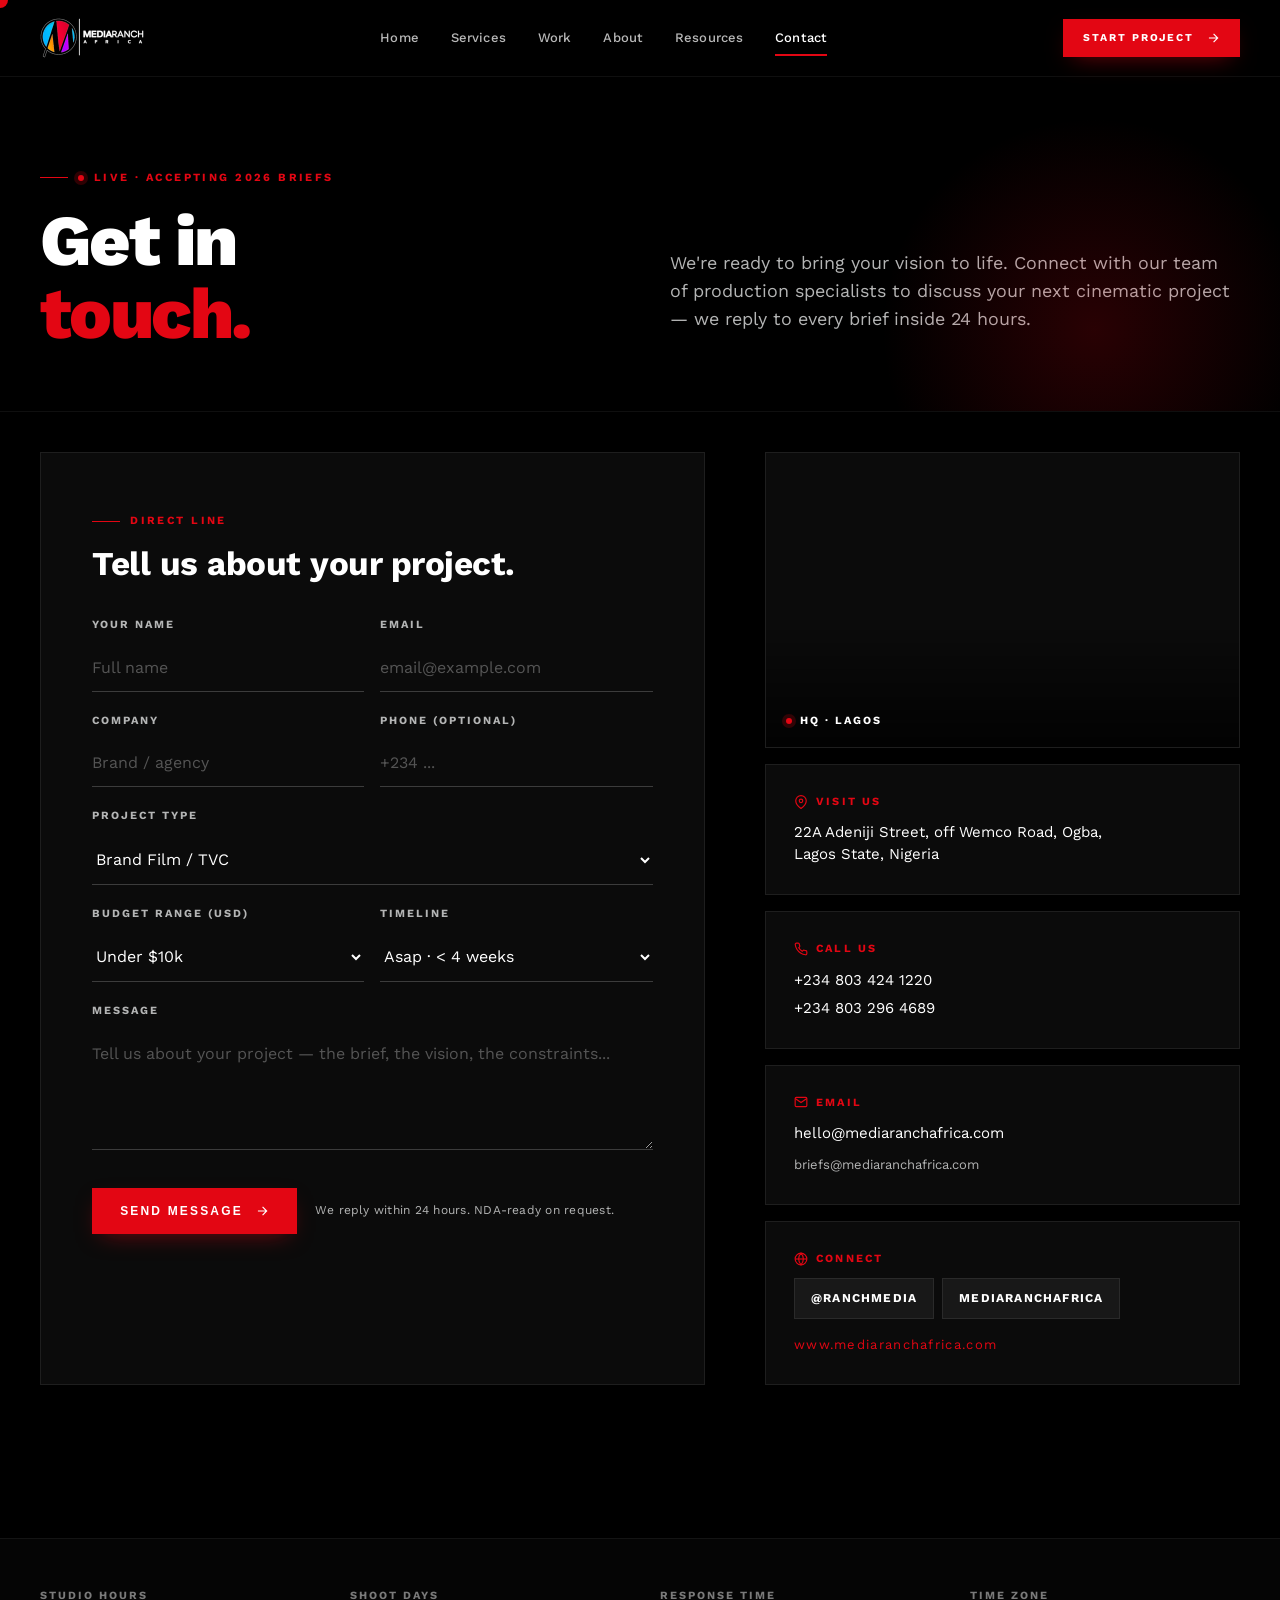
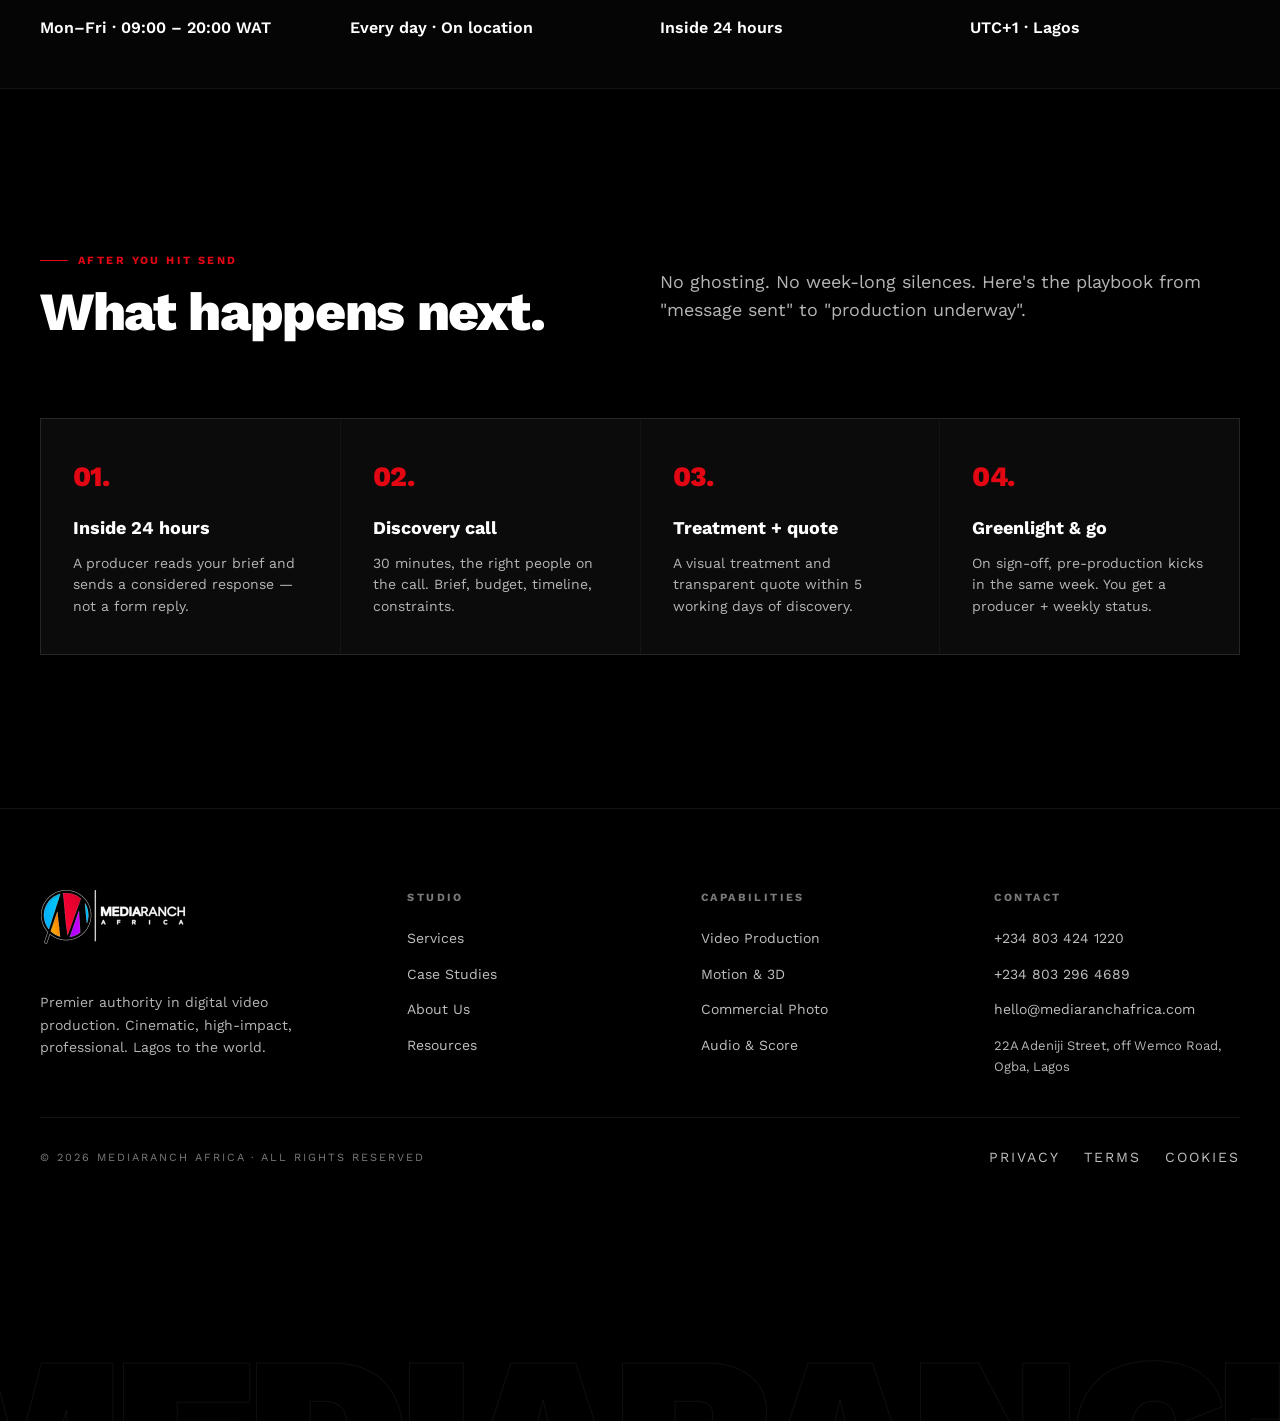
<file: contact.html>
<!DOCTYPE html>
<html lang="en">
<head>
<meta charset="UTF-8" />
<meta name="viewport" content="width=device-width, initial-scale=1.0" />
<title>Contact · MediaRanch Africa — Get in Touch</title>
<meta name="description" content="We're ready to bring your vision to life. Connect with our team of production specialists to discuss your next cinematic project." />
<link rel="icon" type="image/png" href="assets/img/favicon.png" />
<link rel="apple-touch-icon" href="assets/img/apple-touch-icon.png" />
<link href="https://fonts.googleapis.com/css2?family=Work+Sans:wght@400;500;600;700;800;900&display=swap" rel="stylesheet" />
<link rel="stylesheet" href="assets/css/main.css?v=2" />

<style>/* critical – prevents logo flash before stylesheet */.mr-logo img{display:block;height:40px;max-height:40px;width:auto}.mr-logo.mr-logo--lg img{height:56px;max-height:56px}.mr-loader-logo img{height:42px;max-height:42px;width:auto}</style>
</head>
<body>

<div class="mr-loader"><div class="mr-loader-logo">
    <img src="assets/img/logo-loader.png" alt="" width="35" height="42" style="display:block;" />
    <span>MediaRanch Africa</span>
  </div><div class="mr-loader-bar"></div></div>

<nav class="mr-nav">
  <div class="mr-container mr-nav-inner">
    <a href="index.html" class="mr-logo" aria-label="MediaRanch Africa">
      <img src="assets/img/logo-nav.png" alt="MediaRanch Africa" width="104" height="40" />
    </a>
    <div class="mr-nav-links">
      <a href="index.html">Home</a><a href="services.html">Services</a><a href="work.html">Work</a>
      <a href="about.html">About</a><a href="resources.html">Resources</a><a href="contact.html" class="is-active">Contact</a>
    </div>
    <a href="#mr-contact-form" class="mr-btn mr-btn-primary mr-btn-sm">Start Project
      <svg class="mr-arrow" viewBox="0 0 24 24" fill="none" stroke="currentColor" stroke-width="2"><path d="M5 12h14M13 5l7 7-7 7"/></svg></a>
    <button class="mr-nav-toggle" aria-label="Open menu"><svg viewBox="0 0 24 24" fill="none" stroke="currentColor" stroke-width="2"><path d="M3 6h18M3 12h18M3 18h18"/></svg></button>
  </div>
</nav>

<div class="mr-mobile-menu">
  <button class="mr-mobile-close" aria-label="Close menu"><svg width="28" height="28" viewBox="0 0 24 24" fill="none" stroke="currentColor" stroke-width="2"><path d="M18 6L6 18M6 6l12 12"/></svg></button>
  <nav>
    <a href="index.html">Home</a><a href="services.html">Services</a><a href="work.html">Work</a>
    <a href="about.html">About</a><a href="resources.html">Resources</a><a href="contact.html" class="is-active">Contact</a>
  </nav>
</div>

<!-- PAGE HERO -->
<section class="mr-page-hero">
  <div class="mr-container">
    <div class="mr-page-hero-row">
      <div class="mr-reveal">
        <span class="mr-eyebrow"><span style="width:6px;height:6px;border-radius:999px;background:var(--mr-red);display:inline-block;box-shadow:0 0 0 4px rgba(227,6,19,0.2);"></span>Live · Accepting 2026 briefs</span>
        <h1 class="mr-h1" style="margin:18px 0 0;">Get in<br/><span class="mr-accent">touch.</span></h1>
      </div>
      <p class="mr-lead mr-reveal">
        We're ready to bring your vision to life. Connect with our team of production specialists
        to discuss your next cinematic project — we reply to every brief inside 24 hours.
      </p>
    </div>
  </div>
</section>

<!-- CONTACT LAYOUT -->
<section class="mr-section" style="padding-top:40px;">
  <div class="mr-container">
    <div style="display:grid;grid-template-columns:1.4fr 1fr;gap:60px;" class="mr-reveal">
      <!-- FORM -->
      <div style="background:#0b0b0b;border:1px solid rgba(255,255,255,0.08);padding:clamp(28px,4vw,52px);">
        <span class="mr-eyebrow">Direct Line</span>
        <h2 class="mr-h3" style="margin:14px 0 32px;">Tell us about your project.</h2>
        <form id="mr-contact-form" class="mr-form">
          <div class="mr-form-row">
            <div class="mr-field"><label>Your Name</label><input type="text" placeholder="Full name" required /></div>
            <div class="mr-field"><label>Email</label><input type="email" placeholder="email@example.com" required /></div>
          </div>
          <div class="mr-form-row">
            <div class="mr-field"><label>Company</label><input type="text" placeholder="Brand / agency" /></div>
            <div class="mr-field"><label>Phone (Optional)</label><input type="tel" placeholder="+234 ..." /></div>
          </div>
          <div class="mr-field">
            <label>Project Type</label>
            <select>
              <option>Brand Film / TVC</option>
              <option>Documentary</option>
              <option>Music Video</option>
              <option>3D / Motion</option>
              <option>Commercial Photography</option>
              <option>Retainer / Always-on Studio</option>
              <option>White-label / Crew-for-hire</option>
              <option>Other</option>
            </select>
          </div>
          <div class="mr-form-row">
            <div class="mr-field">
              <label>Budget Range (USD)</label>
              <select>
                <option>Under $10k</option>
                <option>$10k – $25k</option>
                <option>$25k – $50k</option>
                <option>$50k – $100k</option>
                <option>$100k+</option>
                <option>Not sure yet</option>
              </select>
            </div>
            <div class="mr-field">
              <label>Timeline</label>
              <select>
                <option>Asap · &lt; 4 weeks</option>
                <option>4 – 8 weeks</option>
                <option>2 – 3 months</option>
                <option>Flexible</option>
              </select>
            </div>
          </div>
          <div class="mr-field">
            <label>Message</label>
            <textarea placeholder="Tell us about your project — the brief, the vision, the constraints..." required></textarea>
          </div>
          <div style="margin-top:10px;display:flex;align-items:center;gap:18px;flex-wrap:wrap;">
            <button type="submit" class="mr-btn mr-btn-primary">
              Send Message
              <svg class="mr-arrow" viewBox="0 0 24 24" fill="none" stroke="currentColor" stroke-width="2"><path d="M5 12h14M13 5l7 7-7 7"/></svg>
            </button>
            <span style="color:var(--mr-on-surface-variant);font-size:12px;letter-spacing:.02em;">We reply within 24 hours. NDA-ready on request.</span>
          </div>
        </form>
      </div>

      <!-- SIDE INFO -->
      <div style="display:flex;flex-direction:column;gap:16px;">
        <!-- MAP -->
        <div style="position:relative;aspect-ratio:16/10;background:#0b0b0b;border:1px solid rgba(255,255,255,0.08);overflow:hidden;">
          <iframe
            title="MediaRanch Africa HQ"
            src="https://www.openstreetmap.org/export/embed.html?bbox=3.3194%2C6.6388%2C3.3694%2C6.6688&amp;layer=mapnik&amp;marker=6.6538%2C3.3444"
            style="width:100%;height:100%;border:0;filter:invert(1) hue-rotate(180deg) brightness(0.9) saturate(0);"
          ></iframe>
          <div style="position:absolute;inset:0;background:linear-gradient(180deg,transparent 60%,rgba(0,0,0,0.8));pointer-events:none;"></div>
          <div style="position:absolute;left:20px;bottom:18px;color:#fff;pointer-events:none;">
            <div style="display:flex;align-items:center;gap:8px;font-size:11px;letter-spacing:.18em;text-transform:uppercase;font-weight:700;">
              <span style="width:6px;height:6px;border-radius:999px;background:var(--mr-red);box-shadow:0 0 0 4px rgba(227,6,19,.2);"></span>
              HQ · Lagos
            </div>
          </div>
        </div>

        <div class="mr-contact-card">
          <div class="label">
            <svg width="14" height="14" viewBox="0 0 24 24" fill="none" stroke="currentColor" stroke-width="2"><path d="M21 10c0 7-9 13-9 13s-9-6-9-13a9 9 0 0118 0z"/><circle cx="12" cy="10" r="3"/></svg>
            Visit Us
          </div>
          <div style="color:#fff;font-size:15px;line-height:1.5;">22A Adeniji Street, off Wemco Road, Ogba,<br/>Lagos State, Nigeria</div>
        </div>

        <div class="mr-contact-card">
          <div class="label">
            <svg width="14" height="14" viewBox="0 0 24 24" fill="none" stroke="currentColor" stroke-width="2"><path d="M22 16.92v3a2 2 0 01-2.18 2 19.79 19.79 0 01-8.63-3.07 19.5 19.5 0 01-6-6 19.79 19.79 0 01-3.07-8.67A2 2 0 014.11 2h3a2 2 0 012 1.72 12.84 12.84 0 00.7 2.81 2 2 0 01-.45 2.11L8.09 9.91a16 16 0 006 6l1.27-1.27a2 2 0 012.11-.45 12.84 12.84 0 002.81.7A2 2 0 0122 16.92z"/></svg>
            Call Us
          </div>
          <div style="display:flex;flex-direction:column;gap:4px;">
            <a href="tel:+2348034241220" style="color:#fff;text-decoration:none;font-size:15px;">+234 803 424 1220</a>
            <a href="tel:+2348032964689" style="color:#fff;text-decoration:none;font-size:15px;">+234 803 296 4689</a>
          </div>
        </div>

        <div class="mr-contact-card">
          <div class="label">
            <svg width="14" height="14" viewBox="0 0 24 24" fill="none" stroke="currentColor" stroke-width="2"><path d="M4 4h16c1.1 0 2 .9 2 2v12c0 1.1-.9 2-2 2H4c-1.1 0-2-.9-2-2V6c0-1.1.9-2 2-2z"/><polyline points="22,6 12,13 2,6"/></svg>
            Email
          </div>
          <a href="mailto:hello@mediaranchafrica.com" style="color:#fff;text-decoration:none;font-size:15px;">hello@mediaranchafrica.com</a>
          <a href="mailto:briefs@mediaranchafrica.com" style="color:var(--mr-on-surface-variant);text-decoration:none;font-size:13px;">briefs@mediaranchafrica.com</a>
        </div>

        <div class="mr-contact-card">
          <div class="label">
            <svg width="14" height="14" viewBox="0 0 24 24" fill="none" stroke="currentColor" stroke-width="2"><circle cx="12" cy="12" r="10"/><line x1="2" y1="12" x2="22" y2="12"/><path d="M12 2a15.3 15.3 0 014 10 15.3 15.3 0 01-4 10 15.3 15.3 0 01-4-10 15.3 15.3 0 014-10z"/></svg>
            Connect
          </div>
          <div style="display:flex;gap:8px;flex-wrap:wrap;">
            <a href="#" style="color:#fff;text-decoration:none;padding:10px 16px;background:#181818;font-size:12px;letter-spacing:.1em;text-transform:uppercase;font-weight:700;border:1px solid rgba(255,255,255,0.08);transition:border-color .3s;" onmouseover="this.style.borderColor='var(--mr-red)'" onmouseout="this.style.borderColor='rgba(255,255,255,0.08)'">@RanchMedia</a>
            <a href="#" style="color:#fff;text-decoration:none;padding:10px 16px;background:#181818;font-size:12px;letter-spacing:.1em;text-transform:uppercase;font-weight:700;border:1px solid rgba(255,255,255,0.08);transition:border-color .3s;" onmouseover="this.style.borderColor='var(--mr-red)'" onmouseout="this.style.borderColor='rgba(255,255,255,0.08)'">mediaranchafrica</a>
          </div>
          <a href="https://www.mediaranchafrica.com" style="color:var(--mr-red);text-decoration:none;font-size:13px;letter-spacing:.1em;margin-top:6px;">www.mediaranchafrica.com</a>
        </div>
      </div>
    </div>
  </div>
</section>

<!-- OPERATING HOURS BAND -->
<section style="padding:48px 0;background:#050505;border-top:1px solid rgba(255,255,255,0.06);border-bottom:1px solid rgba(255,255,255,0.06);">
  <div class="mr-container" style="display:grid;grid-template-columns:repeat(4,1fr);gap:40px;">
    <div class="mr-reveal">
      <div class="mr-label" style="color:var(--mr-muted);">Studio Hours</div>
      <div style="color:#fff;margin-top:10px;font-size:16px;font-weight:600;">Mon–Fri · 09:00 – 20:00 WAT</div>
    </div>
    <div class="mr-reveal">
      <div class="mr-label" style="color:var(--mr-muted);">Shoot Days</div>
      <div style="color:#fff;margin-top:10px;font-size:16px;font-weight:600;">Every day · On location</div>
    </div>
    <div class="mr-reveal">
      <div class="mr-label" style="color:var(--mr-muted);">Response Time</div>
      <div style="color:#fff;margin-top:10px;font-size:16px;font-weight:600;">Inside 24 hours</div>
    </div>
    <div class="mr-reveal">
      <div class="mr-label" style="color:var(--mr-muted);">Time Zone</div>
      <div style="color:#fff;margin-top:10px;font-size:16px;font-weight:600;">UTC+1 · Lagos</div>
    </div>
  </div>
</section>

<!-- PROCESS AFTER SEND -->
<section class="mr-section">
  <div class="mr-container">
    <div class="mr-section-head">
      <div class="mr-reveal">
        <span class="mr-eyebrow">After You Hit Send</span>
        <h2 class="mr-h2">What happens next.</h2>
      </div>
      <p class="mr-lead mr-reveal">No ghosting. No week-long silences. Here's the playbook from "message sent" to "production underway".</p>
    </div>

    <div style="display:grid;grid-template-columns:repeat(4,1fr);gap:1px;background:rgba(255,255,255,0.08);border:1px solid rgba(255,255,255,0.08);" class="mr-reveal" data-stagger>
      <div style="background:#0b0b0b;padding:36px 32px;">
        <div style="color:var(--mr-red);font-weight:800;font-size:28px;letter-spacing:-0.02em;">01.</div>
        <h4 style="color:#fff;margin:14px 0 10px;font-size:18px;font-weight:700;">Inside 24 hours</h4>
        <p style="color:var(--mr-on-surface-variant);margin:0;font-size:14px;line-height:1.55;">A producer reads your brief and sends a considered response — not a form reply.</p>
      </div>
      <div style="background:#0b0b0b;padding:36px 32px;">
        <div style="color:var(--mr-red);font-weight:800;font-size:28px;letter-spacing:-0.02em;">02.</div>
        <h4 style="color:#fff;margin:14px 0 10px;font-size:18px;font-weight:700;">Discovery call</h4>
        <p style="color:var(--mr-on-surface-variant);margin:0;font-size:14px;line-height:1.55;">30 minutes, the right people on the call. Brief, budget, timeline, constraints.</p>
      </div>
      <div style="background:#0b0b0b;padding:36px 32px;">
        <div style="color:var(--mr-red);font-weight:800;font-size:28px;letter-spacing:-0.02em;">03.</div>
        <h4 style="color:#fff;margin:14px 0 10px;font-size:18px;font-weight:700;">Treatment + quote</h4>
        <p style="color:var(--mr-on-surface-variant);margin:0;font-size:14px;line-height:1.55;">A visual treatment and transparent quote within 5 working days of discovery.</p>
      </div>
      <div style="background:#0b0b0b;padding:36px 32px;">
        <div style="color:var(--mr-red);font-weight:800;font-size:28px;letter-spacing:-0.02em;">04.</div>
        <h4 style="color:#fff;margin:14px 0 10px;font-size:18px;font-weight:700;">Greenlight &amp; go</h4>
        <p style="color:var(--mr-on-surface-variant);margin:0;font-size:14px;line-height:1.55;">On sign-off, pre-production kicks in the same week. You get a producer + weekly status.</p>
      </div>
    </div>
  </div>
</section>

<footer class="mr-footer">
  <div class="mr-container">
    <div class="mr-footer-grid">
      <div><a href="index.html" class="mr-logo mr-logo--lg" aria-label="MediaRanch Africa" style="margin-bottom:24px;">
          <img src="assets/img/logo-footer.png" alt="MediaRanch Africa" width="146" height="56" />
        </a><p style="margin-top:22px;color:var(--mr-on-surface-variant);font-size:14px;max-width:32ch;">Premier authority in digital video production. Cinematic, high-impact, professional. Lagos to the world.</p></div>
      <div><h4>Studio</h4><ul><li><a href="services.html">Services</a></li><li><a href="work.html">Case Studies</a></li><li><a href="about.html">About Us</a></li><li><a href="resources.html">Resources</a></li></ul></div>
      <div><h4>Capabilities</h4><ul><li><a href="services.html#video">Video Production</a></li><li><a href="services.html#motion">Motion &amp; 3D</a></li><li><a href="services.html#photo">Commercial Photo</a></li><li><a href="services.html#audio">Audio &amp; Score</a></li></ul></div>
      <div><h4>Contact</h4><ul><li><a href="tel:+2348034241220">+234 803 424 1220</a></li><li><a href="tel:+2348032964689">+234 803 296 4689</a></li><li><a href="mailto:hello@mediaranchafrica.com">hello@mediaranchafrica.com</a></li><li style="color:var(--mr-on-surface-variant);font-size:13px;margin-top:4px;">22A Adeniji Street, off Wemco Road, Ogba, Lagos</li></ul></div>
    </div>
    <div class="mr-footer-bottom"><div>© 2026 MediaRanch Africa · All rights reserved</div><div style="display:flex;gap:24px;"><a href="#">Privacy</a><a href="#">Terms</a><a href="#">Cookies</a></div></div>
  </div>
  <div class="mr-footer-mega">MEDIARANCH</div>
</footer>

<script src="assets/js/main.js?v=2"></script>
</body>
</html>
</file>
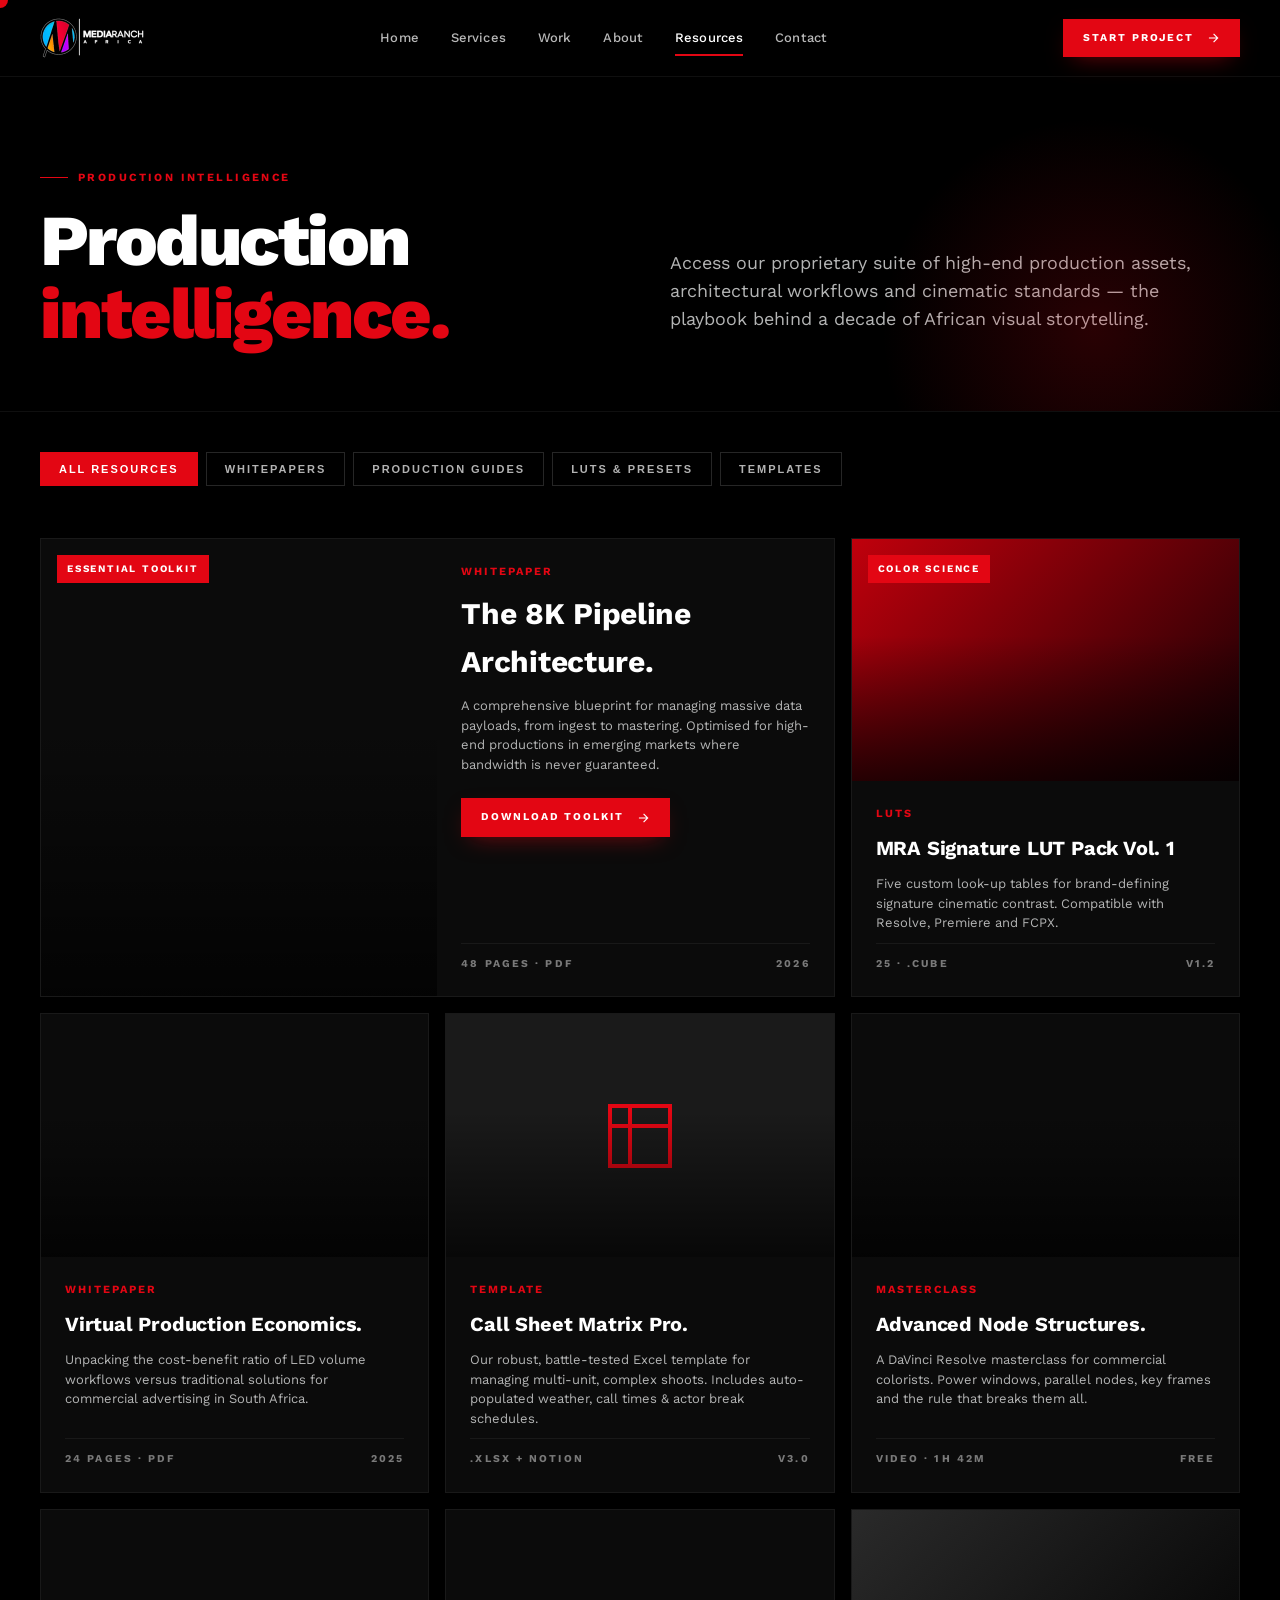
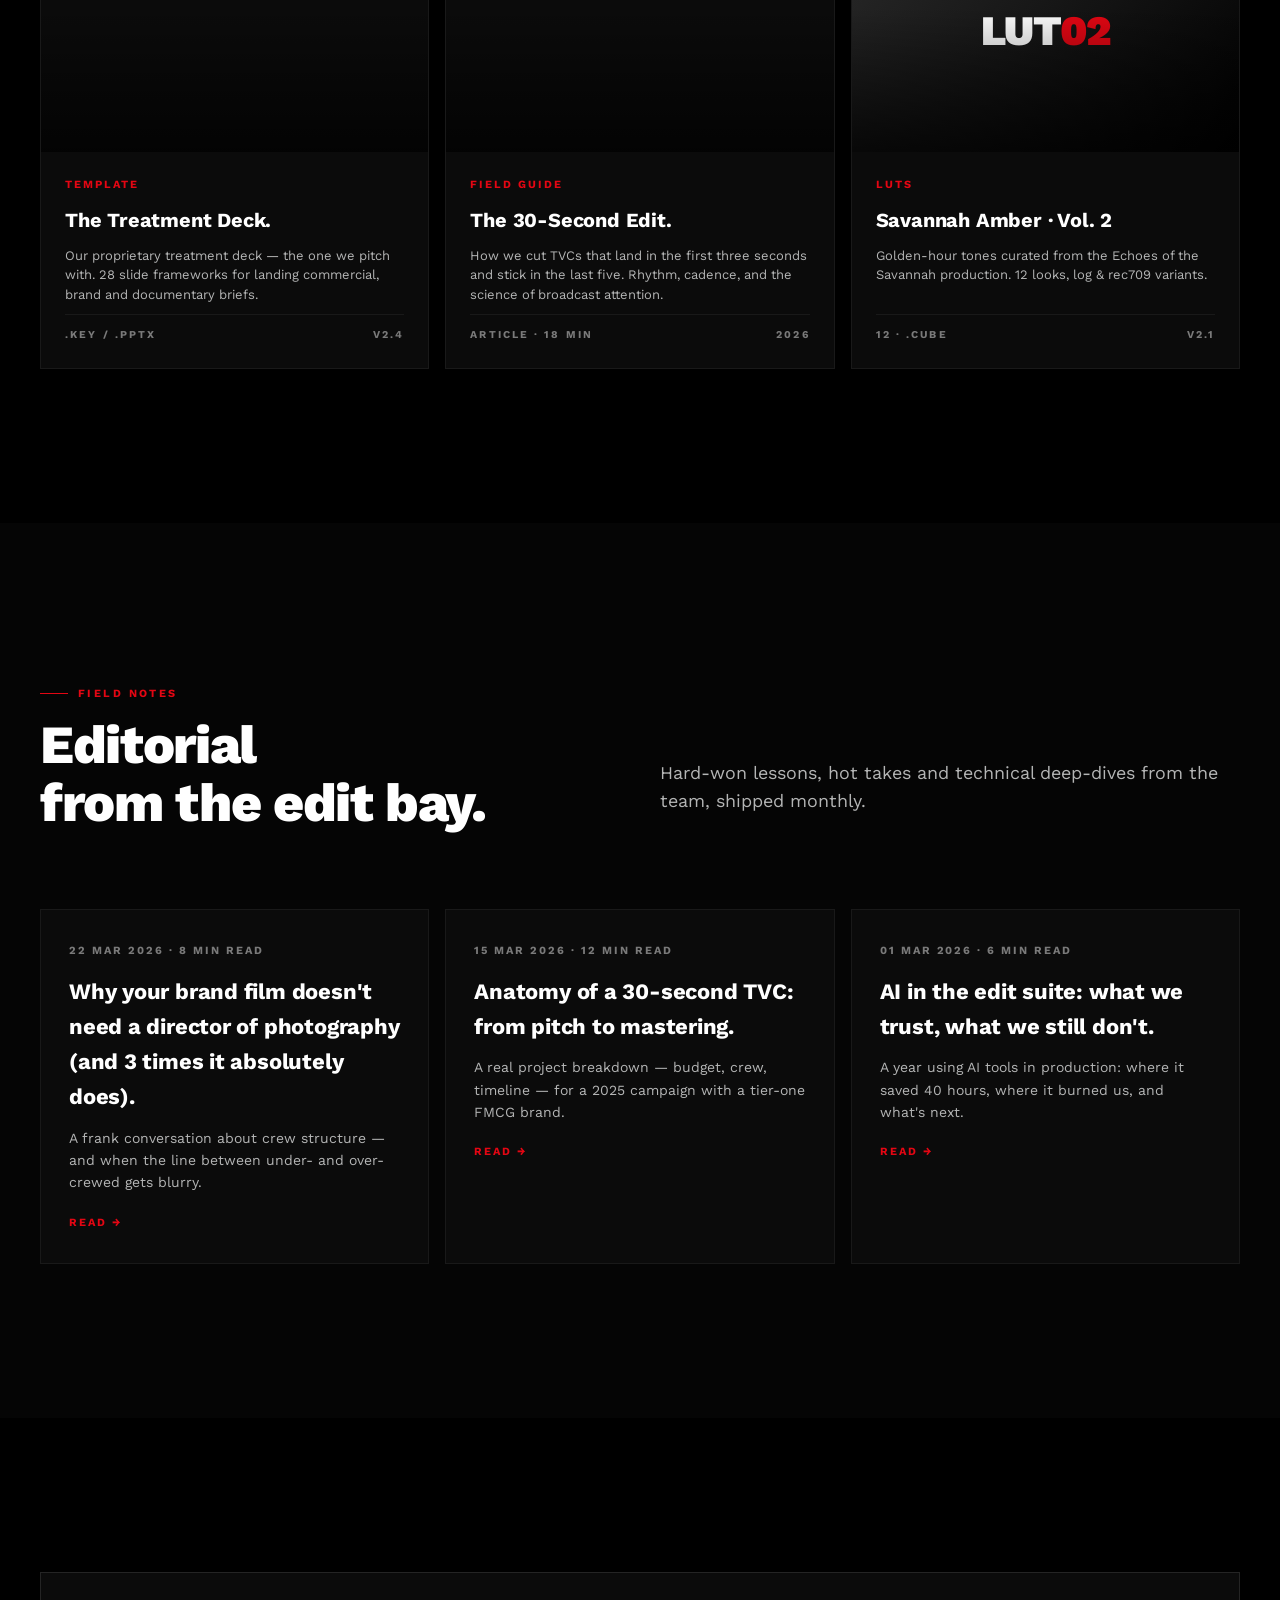
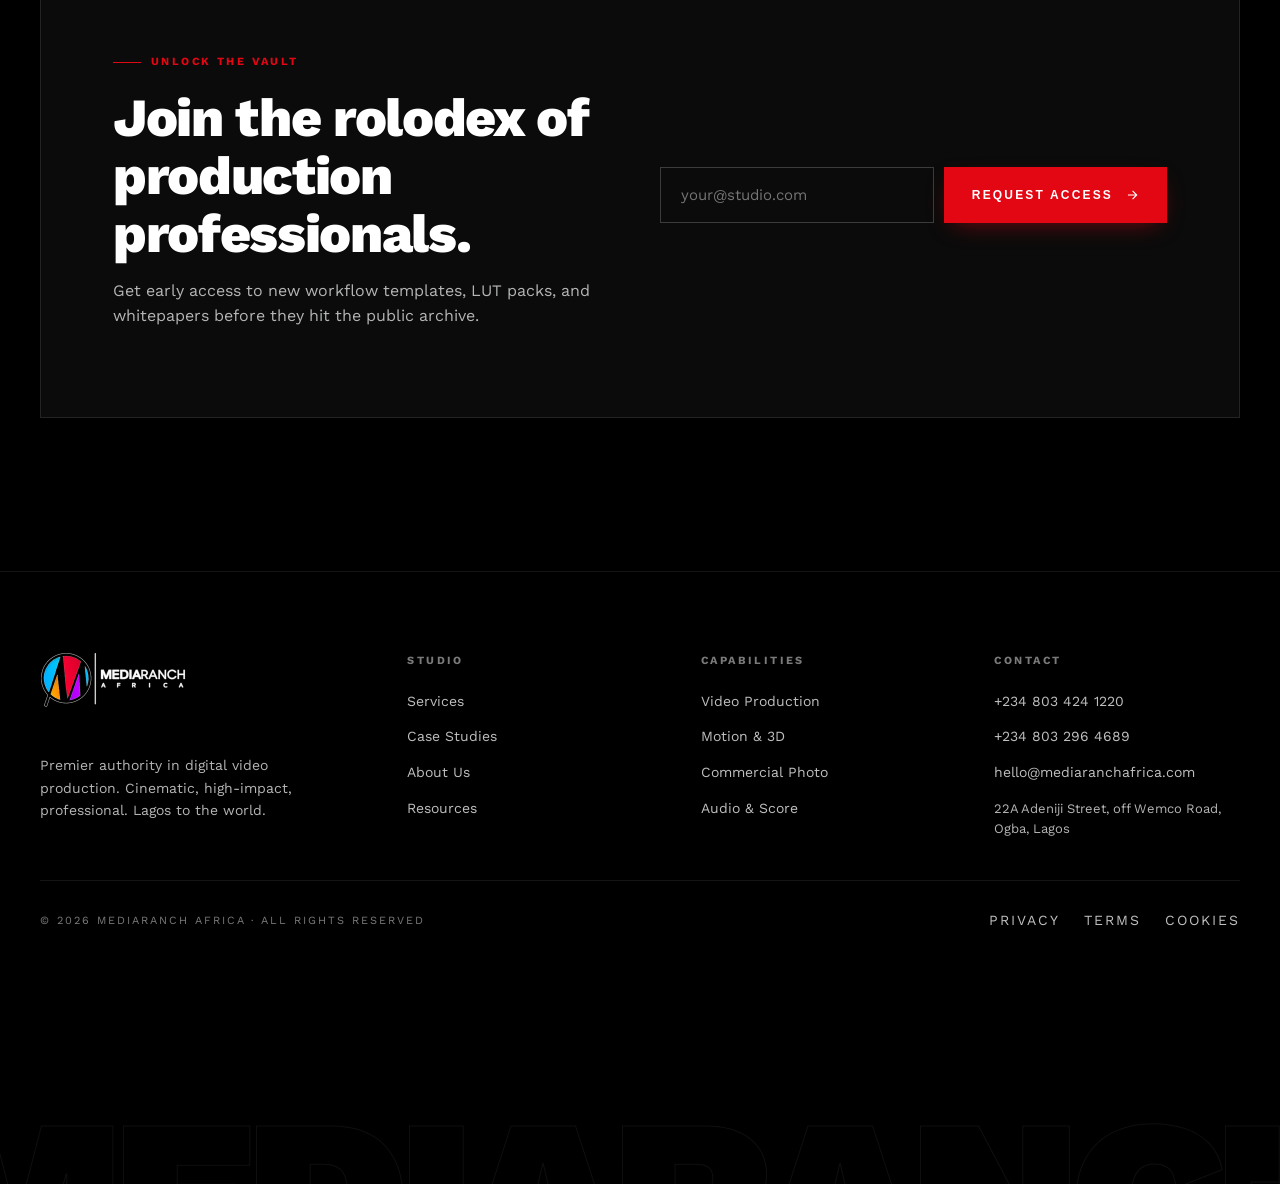
<file: resources.html>
<!DOCTYPE html>
<html lang="en">
<head>
<meta charset="UTF-8" />
<meta name="viewport" content="width=device-width, initial-scale=1.0" />
<title>Resources · MediaRanch Africa — Production Intelligence</title>
<meta name="description" content="Access our proprietary suite of high-end production assets, architectural workflows, and cinematic standards defining the next generation of African visual storytelling." />
<link rel="icon" type="image/png" href="assets/img/favicon.png" />
<link rel="apple-touch-icon" href="assets/img/apple-touch-icon.png" />
<link href="https://fonts.googleapis.com/css2?family=Work+Sans:wght@400;500;600;700;800;900&display=swap" rel="stylesheet" />
<link rel="stylesheet" href="assets/css/main.css?v=2" />

<style>/* critical – prevents logo flash before stylesheet */.mr-logo img{display:block;height:40px;max-height:40px;width:auto}.mr-logo.mr-logo--lg img{height:56px;max-height:56px}.mr-loader-logo img{height:42px;max-height:42px;width:auto}</style>
</head>
<body>

<div class="mr-loader"><div class="mr-loader-logo">
    <img src="assets/img/logo-loader.png" alt="" width="35" height="42" style="display:block;" />
    <span>MediaRanch Africa</span>
  </div><div class="mr-loader-bar"></div></div>

<nav class="mr-nav">
  <div class="mr-container mr-nav-inner">
    <a href="index.html" class="mr-logo" aria-label="MediaRanch Africa">
      <img src="assets/img/logo-nav.png" alt="MediaRanch Africa" width="104" height="40" />
    </a>
    <div class="mr-nav-links">
      <a href="index.html">Home</a><a href="services.html">Services</a><a href="work.html">Work</a>
      <a href="about.html">About</a><a href="resources.html" class="is-active">Resources</a><a href="contact.html">Contact</a>
    </div>
    <a href="contact.html" class="mr-btn mr-btn-primary mr-btn-sm">Start Project
      <svg class="mr-arrow" viewBox="0 0 24 24" fill="none" stroke="currentColor" stroke-width="2"><path d="M5 12h14M13 5l7 7-7 7"/></svg></a>
    <button class="mr-nav-toggle" aria-label="Open menu"><svg viewBox="0 0 24 24" fill="none" stroke="currentColor" stroke-width="2"><path d="M3 6h18M3 12h18M3 18h18"/></svg></button>
  </div>
</nav>

<div class="mr-mobile-menu">
  <button class="mr-mobile-close" aria-label="Close menu"><svg width="28" height="28" viewBox="0 0 24 24" fill="none" stroke="currentColor" stroke-width="2"><path d="M18 6L6 18M6 6l12 12"/></svg></button>
  <nav>
    <a href="index.html">Home</a><a href="services.html">Services</a><a href="work.html">Work</a>
    <a href="about.html">About</a><a href="resources.html" class="is-active">Resources</a><a href="contact.html">Contact</a>
  </nav>
</div>

<!-- PAGE HERO -->
<section class="mr-page-hero">
  <div class="mr-container">
    <div class="mr-page-hero-row">
      <div class="mr-reveal">
        <span class="mr-eyebrow">Production Intelligence</span>
        <h1 class="mr-h1" style="margin:18px 0 0;">Production<br/><span class="mr-accent">intelligence.</span></h1>
      </div>
      <p class="mr-lead mr-reveal">
        Access our proprietary suite of high-end production assets, architectural workflows and
        cinematic standards — the playbook behind a decade of African visual storytelling.
      </p>
    </div>
  </div>
</section>

<!-- FILTERS -->
<section style="padding-top:40px;">
  <div class="mr-container">
    <div class="mr-res-filters mr-reveal">
      <button class="mr-res-filter is-active" data-filter="all">All Resources</button>
      <button class="mr-res-filter" data-filter="whitepaper">Whitepapers</button>
      <button class="mr-res-filter" data-filter="guide">Production Guides</button>
      <button class="mr-res-filter" data-filter="luts">LUTs &amp; Presets</button>
      <button class="mr-res-filter" data-filter="templates">Templates</button>
    </div>
  </div>
</section>

<!-- RESOURCES GRID -->
<section class="mr-section" style="padding-top:20px;">
  <div class="mr-container">
    <div class="mr-res-grid mr-reveal">
      <!-- FEATURED -->
      <article class="mr-res-card mr-res-featured" data-res-cat="whitepaper">
        <div class="cover" style="background-image:url('https://images.unsplash.com/photo-1485846234645-a62644f84728?q=80&w=1600&auto=format&fit=crop');">
          <span class="badge">Essential Toolkit</span>
        </div>
        <div class="body">
          <div class="mr-label" style="color:var(--mr-red);">Whitepaper</div>
          <h4 style="font-size:clamp(22px,2.4vw,30px);">The 8K Pipeline Architecture.</h4>
          <p>A comprehensive blueprint for managing massive data payloads, from ingest to mastering. Optimised for high-end productions in emerging markets where bandwidth is never guaranteed.</p>
          <div style="margin-top:14px;"><a href="#" class="mr-btn mr-btn-primary mr-btn-sm">Download Toolkit <svg class="mr-arrow" viewBox="0 0 24 24" fill="none" stroke="currentColor" stroke-width="2"><path d="M5 12h14M13 5l7 7-7 7"/></svg></a></div>
          <div class="meta"><span>48 pages · PDF</span><span>2026</span></div>
        </div>
      </article>

      <!-- LUT PACK -->
      <article class="mr-res-card" data-res-cat="luts">
        <div class="cover" style="background:linear-gradient(135deg,#c0000c 0%,#130003 100%);"><span class="badge">Color Science</span></div>
        <div class="body">
          <div class="mr-label" style="color:var(--mr-red);">LUTs</div>
          <h4>MRA Signature LUT Pack Vol. 1</h4>
          <p>Five custom look-up tables for brand-defining signature cinematic contrast. Compatible with Resolve, Premiere and FCPX.</p>
          <div class="meta"><span>25 · .cube</span><span>v1.2</span></div>
        </div>
      </article>

      <!-- GUIDE -->
      <article class="mr-res-card" data-res-cat="whitepaper">
        <div class="cover" style="background-image:url('https://images.unsplash.com/photo-1540655037529-ac50dd9d81d1?q=80&w=1200&auto=format&fit=crop');"></div>
        <div class="body">
          <div class="mr-label" style="color:var(--mr-red);">Whitepaper</div>
          <h4>Virtual Production Economics.</h4>
          <p>Unpacking the cost-benefit ratio of LED volume workflows versus traditional solutions for commercial advertising in South Africa.</p>
          <div class="meta"><span>24 pages · PDF</span><span>2025</span></div>
        </div>
      </article>

      <!-- TEMPLATE -->
      <article class="mr-res-card" data-res-cat="templates">
        <div class="cover" style="background:#1a1a1a;display:flex;align-items:center;justify-content:center;">
          <svg width="80" height="80" viewBox="0 0 24 24" fill="none" stroke="#e30613" stroke-width="1.2"><path d="M3 3h18v18H3zM3 9h18M9 3v18"/></svg>
        </div>
        <div class="body">
          <div class="mr-label" style="color:var(--mr-red);">Template</div>
          <h4>Call Sheet Matrix Pro.</h4>
          <p>Our robust, battle-tested Excel template for managing multi-unit, complex shoots. Includes auto-populated weather, call times &amp; actor break schedules.</p>
          <div class="meta"><span>.xlsx + Notion</span><span>v3.0</span></div>
        </div>
      </article>

      <!-- GUIDE -->
      <article class="mr-res-card" data-res-cat="guide">
        <div class="cover" style="background-image:url('https://images.unsplash.com/photo-1574717024653-61fd2cf4d44d?q=80&w=1200&auto=format&fit=crop');"></div>
        <div class="body">
          <div class="mr-label" style="color:var(--mr-red);">Masterclass</div>
          <h4>Advanced Node Structures.</h4>
          <p>A DaVinci Resolve masterclass for commercial colorists. Power windows, parallel nodes, key frames and the rule that breaks them all.</p>
          <div class="meta"><span>Video · 1h 42m</span><span>Free</span></div>
        </div>
      </article>

      <!-- TEMPLATE -->
      <article class="mr-res-card" data-res-cat="templates">
        <div class="cover" style="background-image:url('https://images.unsplash.com/photo-1604514628550-37477afdf4e3?q=80&w=1200&auto=format&fit=crop');"></div>
        <div class="body">
          <div class="mr-label" style="color:var(--mr-red);">Template</div>
          <h4>The Treatment Deck.</h4>
          <p>Our proprietary treatment deck — the one we pitch with. 28 slide frameworks for landing commercial, brand and documentary briefs.</p>
          <div class="meta"><span>.key / .pptx</span><span>v2.4</span></div>
        </div>
      </article>

      <!-- GUIDE -->
      <article class="mr-res-card" data-res-cat="guide">
        <div class="cover" style="background-image:url('https://images.unsplash.com/photo-1519638831568-d9897f54ed69?q=80&w=1200&auto=format&fit=crop');"></div>
        <div class="body">
          <div class="mr-label" style="color:var(--mr-red);">Field Guide</div>
          <h4>The 30-Second Edit.</h4>
          <p>How we cut TVCs that land in the first three seconds and stick in the last five. Rhythm, cadence, and the science of broadcast attention.</p>
          <div class="meta"><span>Article · 18 min</span><span>2026</span></div>
        </div>
      </article>

      <!-- LUT -->
      <article class="mr-res-card" data-res-cat="luts">
        <div class="cover" style="background:linear-gradient(135deg,#2a2a2a,#000);display:flex;align-items:center;justify-content:center;color:#fff;font-size:42px;font-weight:900;letter-spacing:-0.04em;">LUT<span style="color:var(--mr-red);">02</span></div>
        <div class="body">
          <div class="mr-label" style="color:var(--mr-red);">LUTs</div>
          <h4>Savannah Amber · Vol. 2</h4>
          <p>Golden-hour tones curated from the Echoes of the Savannah production. 12 looks, log &amp; rec709 variants.</p>
          <div class="meta"><span>12 · .cube</span><span>v2.1</span></div>
        </div>
      </article>
    </div>
  </div>
</section>

<!-- INSIGHT / EDITORIAL STRIP -->
<section class="mr-section" style="background:#050505;">
  <div class="mr-container">
    <div class="mr-section-head">
      <div class="mr-reveal">
        <span class="mr-eyebrow">Field Notes</span>
        <h2 class="mr-h2">Editorial<br/>from the edit bay.</h2>
      </div>
      <p class="mr-lead mr-reveal">Hard-won lessons, hot takes and technical deep-dives from the team, shipped monthly.</p>
    </div>

    <div style="display:grid;grid-template-columns:repeat(3,1fr);gap:16px;" class="mr-reveal" data-stagger>
      <a href="#" style="background:#0b0b0b;border:1px solid rgba(255,255,255,0.06);padding:32px 28px;text-decoration:none;display:block;transition:border-color .3s;" onmouseover="this.style.borderColor='var(--mr-red)'" onmouseout="this.style.borderColor='rgba(255,255,255,0.06)'">
        <div style="color:var(--mr-muted);font-size:11px;letter-spacing:.18em;text-transform:uppercase;font-weight:700;">22 Mar 2026 · 8 min read</div>
        <h4 style="color:#fff;font-size:22px;margin:14px 0 12px;font-weight:700;letter-spacing:-0.01em;">Why your brand film doesn't need a director of photography (and 3 times it absolutely does).</h4>
        <p style="color:var(--mr-on-surface-variant);font-size:14px;margin:0;">A frank conversation about crew structure — and when the line between under- and over-crewed gets blurry.</p>
        <div style="margin-top:20px;color:var(--mr-red);font-size:11px;letter-spacing:.18em;text-transform:uppercase;font-weight:700;">Read →</div>
      </a>
      <a href="#" style="background:#0b0b0b;border:1px solid rgba(255,255,255,0.06);padding:32px 28px;text-decoration:none;display:block;transition:border-color .3s;" onmouseover="this.style.borderColor='var(--mr-red)'" onmouseout="this.style.borderColor='rgba(255,255,255,0.06)'">
        <div style="color:var(--mr-muted);font-size:11px;letter-spacing:.18em;text-transform:uppercase;font-weight:700;">15 Mar 2026 · 12 min read</div>
        <h4 style="color:#fff;font-size:22px;margin:14px 0 12px;font-weight:700;letter-spacing:-0.01em;">Anatomy of a 30-second TVC: from pitch to mastering.</h4>
        <p style="color:var(--mr-on-surface-variant);font-size:14px;margin:0;">A real project breakdown — budget, crew, timeline — for a 2025 campaign with a tier-one FMCG brand.</p>
        <div style="margin-top:20px;color:var(--mr-red);font-size:11px;letter-spacing:.18em;text-transform:uppercase;font-weight:700;">Read →</div>
      </a>
      <a href="#" style="background:#0b0b0b;border:1px solid rgba(255,255,255,0.06);padding:32px 28px;text-decoration:none;display:block;transition:border-color .3s;" onmouseover="this.style.borderColor='var(--mr-red)'" onmouseout="this.style.borderColor='rgba(255,255,255,0.06)'">
        <div style="color:var(--mr-muted);font-size:11px;letter-spacing:.18em;text-transform:uppercase;font-weight:700;">01 Mar 2026 · 6 min read</div>
        <h4 style="color:#fff;font-size:22px;margin:14px 0 12px;font-weight:700;letter-spacing:-0.01em;">AI in the edit suite: what we trust, what we still don't.</h4>
        <p style="color:var(--mr-on-surface-variant);font-size:14px;margin:0;">A year using AI tools in production: where it saved 40 hours, where it burned us, and what's next.</p>
        <div style="margin-top:20px;color:var(--mr-red);font-size:11px;letter-spacing:.18em;text-transform:uppercase;font-weight:700;">Read →</div>
      </a>
    </div>
  </div>
</section>

<!-- NEWSLETTER UNLOCK -->
<section class="mr-section">
  <div class="mr-container">
    <div class="mr-reveal" style="padding:clamp(40px,6vw,72px);background:#0b0b0b;border:1px solid rgba(255,255,255,0.1);display:grid;grid-template-columns:1fr 1fr;gap:40px;align-items:center;">
      <div>
        <span class="mr-eyebrow">Unlock The Vault</span>
        <h2 class="mr-h2" style="margin:18px 0 14px;">Join the rolodex of<br/>production professionals.</h2>
        <p class="mr-lead" style="font-size:16px;">Get early access to new workflow templates, LUT packs, and whitepapers before they hit the public archive.</p>
      </div>
      <form style="display:flex;gap:10px;flex-wrap:wrap;" onsubmit="event.preventDefault();this.querySelector('button').innerHTML='✓ Subscribed';this.querySelector('button').style.background='#1b8f2e';">
        <input type="email" placeholder="your@studio.com" required style="flex:1;min-width:240px;background:transparent;border:1px solid rgba(255,255,255,0.2);color:#fff;padding:18px 20px;font-family:inherit;font-size:15px;border-radius:0;outline:none;transition:border-color .3s;" onfocus="this.style.borderColor='var(--mr-red)'" onblur="this.style.borderColor='rgba(255,255,255,0.2)'" />
        <button type="submit" class="mr-btn mr-btn-primary">Request Access
          <svg class="mr-arrow" viewBox="0 0 24 24" fill="none" stroke="currentColor" stroke-width="2"><path d="M5 12h14M13 5l7 7-7 7"/></svg></button>
      </form>
    </div>
  </div>
</section>

<footer class="mr-footer">
  <div class="mr-container">
    <div class="mr-footer-grid">
      <div><a href="index.html" class="mr-logo mr-logo--lg" aria-label="MediaRanch Africa" style="margin-bottom:24px;">
          <img src="assets/img/logo-footer.png" alt="MediaRanch Africa" width="146" height="56" />
        </a><p style="margin-top:22px;color:var(--mr-on-surface-variant);font-size:14px;max-width:32ch;">Premier authority in digital video production. Cinematic, high-impact, professional. Lagos to the world.</p></div>
      <div><h4>Studio</h4><ul><li><a href="services.html">Services</a></li><li><a href="work.html">Case Studies</a></li><li><a href="about.html">About Us</a></li><li><a href="resources.html">Resources</a></li></ul></div>
      <div><h4>Capabilities</h4><ul><li><a href="services.html#video">Video Production</a></li><li><a href="services.html#motion">Motion &amp; 3D</a></li><li><a href="services.html#photo">Commercial Photo</a></li><li><a href="services.html#audio">Audio &amp; Score</a></li></ul></div>
      <div><h4>Contact</h4><ul><li><a href="tel:+2348034241220">+234 803 424 1220</a></li><li><a href="tel:+2348032964689">+234 803 296 4689</a></li><li><a href="mailto:hello@mediaranchafrica.com">hello@mediaranchafrica.com</a></li><li style="color:var(--mr-on-surface-variant);font-size:13px;margin-top:4px;">22A Adeniji Street, off Wemco Road, Ogba, Lagos</li></ul></div>
    </div>
    <div class="mr-footer-bottom"><div>© 2026 MediaRanch Africa · All rights reserved</div><div style="display:flex;gap:24px;"><a href="#">Privacy</a><a href="#">Terms</a><a href="#">Cookies</a></div></div>
  </div>
  <div class="mr-footer-mega">MEDIARANCH</div>
</footer>

<script src="assets/js/main.js?v=2"></script>
</body>
</html>
</file>
<file: assets/css/main.css>
/* =====================================================
   MEDIARANCH AFRICA — DESIGN SYSTEM
   Cinematic · High-Contrast · Minimalist
   ===================================================== */

:root {
  /* Surfaces */
  --mr-black: #000000;
  --mr-surface: #0b0b0b;
  --mr-surface-dim: #131313;
  --mr-surface-low: #1b1b1b;
  --mr-surface-mid: #1f1f1f;
  --mr-surface-high: #2a2a2a;
  --mr-surface-highest: #353535;
  --mr-outline: #af8782;
  --mr-outline-variant: #5e3f3b;

  /* Signature Red */
  --mr-red: #e30613;
  --mr-red-dim: #c0000c;
  --mr-red-bright: #ff3b47;
  --mr-red-soft: #ffb4aa;
  --mr-red-wash: rgba(227, 6, 19, 0.12);

  /* Text */
  --mr-white: #ffffff;
  --mr-on-surface: #e2e2e2;
  --mr-on-surface-variant: #b4b5b5;
  --mr-muted: #7a7a7a;

  /* Motion */
  --ease-cine: cubic-bezier(0.77, 0, 0.175, 1);
  --ease-out-expo: cubic-bezier(0.19, 1, 0.22, 1);
  --ease-soft: cubic-bezier(0.25, 0.46, 0.45, 0.94);

  /* Scale */
  --container: 1440px;
  --gutter: clamp(20px, 4vw, 40px);
  --section-y: clamp(80px, 12vw, 160px);
}

* { box-sizing: border-box; }

html {
  background: var(--mr-black);
  color: var(--mr-on-surface);
  -webkit-font-smoothing: antialiased;
  -moz-osx-font-smoothing: grayscale;
  scroll-behavior: smooth;
}

body {
  margin: 0;
  font-family: "Work Sans", system-ui, -apple-system, sans-serif;
  font-size: 16px;
  line-height: 1.6;
  background: var(--mr-black);
  color: var(--mr-on-surface);
  overflow-x: hidden;
}

::selection { background: var(--mr-red); color: #fff; }

/* =====================================================
   TYPOGRAPHY
   ===================================================== */
.mr-display {
  font-size: clamp(44px, 8vw, 112px);
  line-height: 0.95;
  letter-spacing: -0.045em;
  font-weight: 800;
  color: #fff;
}
.mr-h1 {
  font-size: clamp(36px, 5.6vw, 72px);
  line-height: 1.02;
  letter-spacing: -0.035em;
  font-weight: 800;
  color: #fff;
}
.mr-h2 {
  font-size: clamp(30px, 4.2vw, 56px);
  line-height: 1.08;
  letter-spacing: -0.025em;
  font-weight: 800;
  color: #fff;
}
.mr-h3 {
  font-size: clamp(22px, 2.6vw, 36px);
  line-height: 1.2;
  letter-spacing: -0.015em;
  font-weight: 700;
  color: #fff;
}
.mr-lead {
  font-size: clamp(17px, 1.4vw, 20px);
  line-height: 1.55;
  color: var(--mr-on-surface-variant);
  font-weight: 400;
  max-width: 58ch;
}
.mr-eyebrow {
  font-size: 11px;
  letter-spacing: 0.22em;
  text-transform: uppercase;
  font-weight: 700;
  color: var(--mr-red);
  display: inline-flex;
  align-items: center;
  gap: 10px;
}
.mr-eyebrow::before {
  content: "";
  display: inline-block;
  width: 28px;
  height: 1px;
  background: var(--mr-red);
}
.mr-label {
  font-size: 11px;
  letter-spacing: 0.18em;
  text-transform: uppercase;
  font-weight: 700;
  color: #fff;
}
.mr-mono {
  font-variant-numeric: tabular-nums;
  letter-spacing: 0.06em;
  font-feature-settings: "tnum" 1;
}

.mr-accent { color: var(--mr-red); }

/* =====================================================
   LAYOUT
   ===================================================== */
.mr-container {
  width: 100%;
  max-width: var(--container);
  margin: 0 auto;
  padding-left: var(--gutter);
  padding-right: var(--gutter);
}
.mr-section { padding-top: var(--section-y); padding-bottom: var(--section-y); }

/* =====================================================
   BUTTONS
   ===================================================== */
.mr-btn {
  position: relative;
  display: inline-flex;
  align-items: center;
  gap: 12px;
  padding: 16px 28px;
  font-size: 12px;
  font-weight: 700;
  letter-spacing: 0.18em;
  text-transform: uppercase;
  border: 0;
  border-radius: 0;
  cursor: pointer;
  text-decoration: none;
  transition: transform .25s var(--ease-cine), background .3s, color .3s, box-shadow .3s;
  overflow: hidden;
  isolation: isolate;
  white-space: nowrap;
}
.mr-btn .mr-arrow {
  width: 14px; height: 14px;
  transition: transform .4s var(--ease-out-expo);
}
.mr-btn:hover .mr-arrow { transform: translateX(4px); }
.mr-btn:active { transform: scale(0.98); }

.mr-btn-primary {
  background: var(--mr-red);
  color: #fff;
  box-shadow: 0 8px 24px -10px rgba(227, 6, 19, 0.6);
}
.mr-btn-primary::after {
  content: "";
  position: absolute; inset: 0;
  background: var(--mr-red-dim);
  transform: translateY(101%);
  transition: transform .5s var(--ease-out-expo);
  z-index: -1;
}
.mr-btn-primary:hover::after { transform: translateY(0); }
.mr-btn-primary:hover { box-shadow: 0 14px 36px -8px rgba(227, 6, 19, 0.8); }

.mr-btn-ghost {
  background: transparent;
  color: #fff;
  border: 1.5px solid rgba(255, 255, 255, 0.25);
}
.mr-btn-ghost::after {
  content: "";
  position: absolute; inset: 0;
  background: #fff;
  transform: scaleY(0);
  transform-origin: bottom;
  transition: transform .5s var(--ease-out-expo);
  z-index: -1;
}
.mr-btn-ghost:hover { color: #000; border-color: #fff; }
.mr-btn-ghost:hover::after { transform: scaleY(1); }

.mr-btn-sm { padding: 11px 20px; font-size: 10.5px; }

/* Text link */
.mr-link {
  display: inline-flex;
  align-items: center;
  gap: 10px;
  color: var(--mr-red);
  text-decoration: none;
  font-size: 11px;
  letter-spacing: 0.2em;
  text-transform: uppercase;
  font-weight: 700;
  padding-bottom: 4px;
  border-bottom: 1px solid transparent;
  transition: border-color .3s, color .3s;
}
.mr-link:hover { border-color: var(--mr-red); }
.mr-link .mr-arrow { transition: transform .4s var(--ease-out-expo); }
.mr-link:hover .mr-arrow { transform: translateX(6px); }

/* =====================================================
   NAV
   ===================================================== */
.mr-nav {
  position: fixed;
  top: 0; left: 0; right: 0;
  z-index: 70;
  padding: 18px 0;
  background: rgba(0, 0, 0, 0.55);
  backdrop-filter: blur(20px) saturate(160%);
  -webkit-backdrop-filter: blur(20px) saturate(160%);
  border-bottom: 1px solid rgba(255, 255, 255, 0.06);
  transition: padding .3s, background .3s;
}
.mr-nav.is-scrolled { padding: 10px 0; background: rgba(0,0,0,0.85); }
.mr-nav-inner {
  display: flex;
  align-items: center;
  justify-content: space-between;
  gap: 24px;
}
.mr-logo {
  display: inline-flex;
  align-items: center;
  text-decoration: none;
  color: #fff;
  line-height: 0;
}
/* hard clamp — prevents natural-size flash if CSS loads late */
.mr-logo img,
.mr-logo svg { display: block; height: 40px; max-height: 40px; width: auto; max-width: none; }
.mr-logo--sm img,
.mr-logo--sm svg { height: 32px; max-height: 32px; }
.mr-logo--lg img,
.mr-logo--lg svg { height: 56px; max-height: 56px; }
.mr-logo-mark { display: inline-flex; align-items: center; justify-content: center; }
.mr-logo-mark img,
.mr-logo-mark svg { display: block; height: 38px; width: auto; }
.mr-nav-links {
  display: flex; align-items: center; gap: 32px;
}
.mr-nav-links a {
  color: rgba(255, 255, 255, 0.72);
  text-decoration: none;
  font-size: 13px;
  font-weight: 500;
  letter-spacing: 0.01em;
  position: relative;
  padding: 6px 0;
  transition: color .25s;
}
.mr-nav-links a:hover { color: #fff; }
.mr-nav-links a.is-active { color: #fff; }
.mr-nav-links a.is-active::after {
  content: ""; position: absolute; left: 0; right: 0; bottom: -2px;
  height: 2px; background: var(--mr-red);
}
.mr-nav-links a::before {
  content: ""; position: absolute; left: 50%; right: 50%; bottom: -2px;
  height: 2px; background: var(--mr-red);
  transition: left .35s var(--ease-out-expo), right .35s var(--ease-out-expo);
}
.mr-nav-links a:hover::before { left: 0; right: 0; }

.mr-nav-toggle {
  display: none;
  background: none; border: 0; color: #fff;
  cursor: pointer;
  padding: 8px;
}
.mr-nav-toggle svg { width: 28px; height: 28px; }

@media (max-width: 960px) {
  .mr-nav-links, .mr-nav .mr-btn { display: none; }
  .mr-nav-toggle { display: inline-flex; }
}

.mr-mobile-menu {
  position: fixed; inset: 0;
  background: rgba(0,0,0,0.96);
  backdrop-filter: blur(30px);
  z-index: 80;
  padding: 100px 32px 32px;
  opacity: 0; pointer-events: none;
  transition: opacity .4s;
}
.mr-mobile-menu.is-open { opacity: 1; pointer-events: auto; }
.mr-mobile-menu nav { display: flex; flex-direction: column; gap: 18px; }
.mr-mobile-menu a { color: #fff; text-decoration: none; font-size: 28px; font-weight: 700; }
.mr-mobile-menu a.is-active { color: var(--mr-red); }
.mr-mobile-close {
  position: absolute; top: 24px; right: 24px;
  background: none; border: 0; color: #fff; cursor: pointer; padding: 8px;
}

/* =====================================================
   FOOTER
   ===================================================== */
.mr-footer {
  background: #000;
  border-top: 1px solid rgba(255, 255, 255, 0.08);
  padding: 80px 0 32px;
  position: relative;
  overflow: hidden;
}
.mr-footer-grid {
  display: grid;
  grid-template-columns: 1.3fr 1fr 1fr 1fr;
  gap: 48px;
  margin-bottom: 60px;
}
@media (max-width: 900px) { .mr-footer-grid { grid-template-columns: 1fr 1fr; } }
@media (max-width: 560px) { .mr-footer-grid { grid-template-columns: 1fr; } }

.mr-footer h4 {
  font-size: 11px;
  letter-spacing: 0.22em;
  text-transform: uppercase;
  color: var(--mr-muted);
  margin: 0 0 18px;
  font-weight: 700;
}
.mr-footer ul { list-style: none; padding: 0; margin: 0; display: flex; flex-direction: column; gap: 10px; }
.mr-footer a { color: rgba(255,255,255,0.75); text-decoration: none; font-size: 14px; }
.mr-footer a:hover { color: var(--mr-red); }

.mr-footer-bottom {
  position: relative;
  z-index: 2;
  bottom: 20px;
  display: flex; justify-content: space-between; align-items: center;
  padding-top: 28px; border-top: 1px solid rgba(255,255,255,0.08);
  font-size: 11px; letter-spacing: 0.18em; text-transform: uppercase; color: var(--mr-muted);
  gap: 20px; flex-wrap: wrap;
  padding-bottom: 200px;
}

.mr-footer-mega {
  font-size: clamp(90px, 18vw, 260px);
  font-weight: 900;
  letter-spacing: -0.05em;
  line-height: 0.9;
  color: transparent;
  -webkit-text-stroke: 1px rgba(255,255,255,0.06);
  position: absolute;
  bottom: -120px; left: 50%;
  transform: translateX(-50%);
  pointer-events: none;
  white-space: nowrap;
  user-select: none;
  z-index: 1;
}

/* =====================================================
   HERO (Homepage)
   ===================================================== */
.mr-hero {
  position: relative;
  min-height: 100vh;
  display: flex;
  align-items: center;
  padding: 140px 0 80px;
  overflow: hidden;
  background: #000;
}
.mr-hero-bg {
  position: absolute;
  inset: 0;
  z-index: 0;
}
.mr-hero-bg img, .mr-hero-bg video {
  width: 100%; height: 100%; object-fit: cover;
  opacity: 0.35;
  filter: grayscale(40%) contrast(105%);
}
.mr-hero-bg::after {
  content: "";
  position: absolute; inset: 0;
  background:
    radial-gradient(80% 60% at 80% 20%, rgba(227,6,19,0.12), transparent 60%),
    linear-gradient(180deg, rgba(0,0,0,0.3) 0%, rgba(0,0,0,0.75) 60%, #000 100%);
}
.mr-hero-grain::before {
  content: "";
  position: absolute; inset: 0;
  background-image: url("data:image/svg+xml;utf8,<svg viewBox='0 0 200 200' xmlns='http://www.w3.org/2000/svg'><filter id='n'><feTurbulence type='fractalNoise' baseFrequency='0.9' numOctaves='3' stitchTiles='stitch'/><feColorMatrix type='saturate' values='0'/></filter><rect width='100%' height='100%' filter='url(%23n)' opacity='0.5'/></svg>");
  opacity: 0.08;
  mix-blend-mode: overlay;
  pointer-events: none;
  z-index: 2;
}
.mr-hero-inner { position: relative; z-index: 3; }

.mr-hero-meta {
  display: flex;
  justify-content: space-between;
  align-items: flex-end;
  gap: 40px;
  margin-top: 48px;
  flex-wrap: wrap;
}
.mr-hero-meta .mr-spec {
  font-size: 11px; letter-spacing: 0.18em; text-transform: uppercase;
  color: var(--mr-muted);
  display: flex; flex-direction: column; gap: 4px;
}
.mr-hero-meta .mr-spec b { color: #fff; font-weight: 700; letter-spacing: 0.04em; }

.mr-hero-corner {
  position: absolute; z-index: 4;
  border: 1px solid rgba(255,255,255,0.25);
  width: 20px; height: 20px;
}
.mr-hero-corner.tl { top: 100px; left: var(--gutter); border-right: 0; border-bottom: 0; }
.mr-hero-corner.tr { top: 100px; right: var(--gutter); border-left: 0; border-bottom: 0; }
.mr-hero-corner.bl { bottom: 30px; left: var(--gutter); border-right: 0; border-top: 0; }
.mr-hero-corner.br { bottom: 30px; right: var(--gutter); border-left: 0; border-top: 0; }

.mr-scroll-cue {
  position: absolute; bottom: 28px; left: 50%;
  transform: translateX(-50%);
  font-size: 10.5px; letter-spacing: 0.28em; text-transform: uppercase;
  color: rgba(255,255,255,0.5);
  z-index: 5;
  display: flex; flex-direction: column; align-items: center; gap: 10px;
}
.mr-scroll-cue::after {
  content: "";
  width: 1px; height: 44px; background: linear-gradient(var(--mr-red), transparent);
  animation: scrollCue 2.4s var(--ease-cine) infinite;
  transform-origin: top;
}
@keyframes scrollCue {
  0% { transform: scaleY(0); }
  50% { transform: scaleY(1); }
  100% { transform: scaleY(0); transform-origin: bottom; }
}

/* =====================================================
   SERVICE CARDS (Our Forte)
   ===================================================== */
.mr-forte-grid {
  display: grid;
  grid-template-columns: repeat(3, 1fr);
  gap: 1px;
  background: rgba(255,255,255,0.06);
  border: 1px solid rgba(255,255,255,0.06);
}
@media (max-width: 900px) { .mr-forte-grid { grid-template-columns: 1fr; } }

.mr-forte-card {
  position: relative;
  display: block;
  text-decoration: none;
  color: inherit;
  background: #0b0b0b;
  padding: 56px 40px 48px;
  transition: background .5s;
  overflow: hidden;
  cursor: pointer;
}
.mr-forte-card::before {
  content: "";
  position: absolute; left: 0; top: 0; bottom: 0;
  width: 2px;
  background: var(--mr-red);
  transform: scaleY(0);
  transform-origin: top;
  transition: transform .6s var(--ease-out-expo);
}
.mr-forte-card:hover { background: #131313; }
.mr-forte-card:hover::before { transform: scaleY(1); }
.mr-forte-num {
  position: absolute; top: 32px; right: 32px;
  font-size: 12px; letter-spacing: 0.2em; color: var(--mr-muted);
}
.mr-forte-icon {
  width: 56px; height: 56px;
  display: flex; align-items: center; justify-content: center;
  color: #fff;
  margin-bottom: 40px;
  transition: color .3s, transform .5s var(--ease-out-expo);
}
.mr-forte-card:hover .mr-forte-icon { color: var(--mr-red); transform: translateY(-4px); }
.mr-forte-icon svg { width: 44px; height: 44px; }
.mr-forte-card h3 { font-size: 28px; font-weight: 700; color: #fff; margin: 0 0 14px; letter-spacing: -0.01em; }
.mr-forte-card p { color: var(--mr-on-surface-variant); margin: 0 0 28px; font-size: 15px; }
.mr-forte-arrow {
  position: absolute; bottom: 32px; right: 32px;
  width: 38px; height: 38px;
  border: 1px solid rgba(255,255,255,0.2);
  border-radius: 999px;
  display: flex; align-items: center; justify-content: center;
  transition: background .3s, border-color .3s, transform .5s var(--ease-out-expo);
}
.mr-forte-card:hover .mr-forte-arrow {
  background: var(--mr-red);
  border-color: var(--mr-red);
  transform: rotate(-45deg);
}

/* =====================================================
   WORK GRID (Case Studies Bento)
   ===================================================== */
.mr-work-grid {
  display: grid;
  grid-template-columns: repeat(12, 1fr);
  grid-auto-rows: 220px;
  gap: 14px;
}
@media (max-width: 900px) { .mr-work-grid { grid-template-columns: repeat(2, 1fr); grid-auto-rows: 260px; } }
@media (max-width: 560px) { .mr-work-grid { grid-template-columns: 1fr; } }

.mr-work-tile {
  position: relative;
  overflow: hidden;
  cursor: pointer;
  background: #111;
  text-decoration: none;
  color: #fff;
}
.mr-work-tile img {
  position: absolute; inset: 0; width: 100%; height: 100%;
  object-fit: cover;
  filter: grayscale(100%) contrast(110%) brightness(0.65);
  transition: filter .8s var(--ease-out-expo), transform 1.2s var(--ease-out-expo);
}
.mr-work-tile:hover img { filter: grayscale(0%) contrast(105%) brightness(0.95); transform: scale(1.05); }
.mr-work-tile::after {
  content: "";
  position: absolute; inset: 0;
  background: linear-gradient(0deg, rgba(0,0,0,0.88) 0%, rgba(0,0,0,0.1) 60%, transparent 100%);
  pointer-events: none;
}
.mr-work-tile-body {
  position: absolute; z-index: 2; bottom: 0; left: 0; right: 0;
  padding: 28px;
  transform: translateY(10px);
  transition: transform .5s var(--ease-out-expo);
}
.mr-work-tile:hover .mr-work-tile-body { transform: translateY(0); }
.mr-work-tile-tags { display: flex; gap: 6px; margin-bottom: 10px; }
.mr-work-tile-tags span {
  font-size: 9.5px; letter-spacing: 0.2em; text-transform: uppercase;
  padding: 4px 8px;
  background: rgba(0,0,0,0.65);
  border: 1px solid rgba(255,255,255,0.15);
  color: #fff;
  font-weight: 700;
  backdrop-filter: blur(8px);
}
.mr-work-tile h3 {
  font-size: clamp(18px, 1.8vw, 26px);
  font-weight: 700;
  color: #fff; margin: 0;
  letter-spacing: -0.01em;
}
.mr-work-tile-play {
  position: absolute; top: 50%; left: 50%;
  transform: translate(-50%, -50%) scale(.85);
  width: 72px; height: 72px;
  border-radius: 999px;
  background: var(--mr-red);
  display: flex; align-items: center; justify-content: center;
  opacity: 0;
  transition: opacity .4s, transform .5s var(--ease-out-expo);
  z-index: 3;
  box-shadow: 0 0 60px rgba(227,6,19,0.5);
}
.mr-work-tile:hover .mr-work-tile-play { opacity: 1; transform: translate(-50%, -50%) scale(1); }
.mr-work-tile-play svg { width: 24px; height: 24px; fill: #fff; margin-left: 3px; }

/* Bento spans */
.span-8 { grid-column: span 8; grid-row: span 2; }
.span-4 { grid-column: span 4; grid-row: span 2; }
.span-6 { grid-column: span 6; grid-row: span 2; }
@media (max-width: 900px) {
  .span-8, .span-4, .span-6 { grid-column: span 2; grid-row: span 1; }
}
@media (max-width: 560px) {
  .span-8, .span-4, .span-6 { grid-column: span 1; }
}

/* =====================================================
   STATS
   ===================================================== */
.mr-stats {
  display: grid;
  grid-template-columns: repeat(4, 1fr);
  gap: 1px;
  background: rgba(255,255,255,0.08);
  border: 1px solid rgba(255,255,255,0.08);
}
@media (max-width: 900px) { .mr-stats { grid-template-columns: repeat(2, 1fr); } }
.mr-stat {
  background: #0b0b0b;
  padding: 40px 32px;
}
.mr-stat-num {
  font-size: clamp(44px, 6vw, 72px);
  font-weight: 800;
  color: #fff;
  letter-spacing: -0.04em;
  line-height: 1;
  display: flex; align-items: flex-start;
}
.mr-stat-num sup {
  font-size: 0.4em;
  color: var(--mr-red);
  margin-left: 6px;
  top: 0.25em;
}
.mr-stat-label {
  margin-top: 16px;
  font-size: 11px; letter-spacing: 0.22em; text-transform: uppercase;
  color: var(--mr-on-surface-variant);
}

/* =====================================================
   MARQUEE (Clients)
   ===================================================== */
.mr-marquee {
  position: relative;
  overflow: hidden;
  padding: 36px 0;
  border-top: 1px solid rgba(255,255,255,0.08);
  border-bottom: 1px solid rgba(255,255,255,0.08);
  background: #050505;
}
.mr-marquee-track {
  display: flex;
  gap: 80px;
  width: max-content;
  animation: marquee 40s linear infinite;
  will-change: transform;
}
.mr-marquee:hover .mr-marquee-track { animation-play-state: paused; }
.mr-marquee span {
  font-size: clamp(22px, 2.6vw, 38px);
  font-weight: 800;
  color: rgba(255,255,255,0.4);
  letter-spacing: -0.02em;
  white-space: nowrap;
  transition: color .3s;
}
.mr-marquee span:hover { color: #fff; }
.mr-marquee span sup { color: var(--mr-red); font-size: 0.6em; margin-left: 6px; }
.mr-marquee img {
  height: clamp(26px, 2.8vw, 40px);
  width: auto;
  max-width: 150px;
  object-fit: contain;
  filter: brightness(0) invert(1);
  opacity: 0.45;
  transition: opacity .3s;
  flex: 0 0 auto;
}
.mr-marquee img:hover { opacity: 1; }

/* Client logo grid tiles */
.mr-logo-tile {
  background: #0b0b0b;
  aspect-ratio: 2 / 1;
  display: flex;
  align-items: center;
  justify-content: center;
  padding: 22px 26px;
}
.mr-logo-tile img {
  max-width: 100%;
  max-height: 100%;
  width: auto;
  height: auto;
  object-fit: contain;
  filter: brightness(0) invert(1);
  opacity: 0.7;
  transition: opacity .3s, transform .3s;
}
.mr-logo-tile:hover img { opacity: 1; transform: scale(1.06); }
@keyframes marquee {
  from { transform: translateX(0); }
  to { transform: translateX(-50%); }
}

/* =====================================================
   WORKFLOW (Services)
   ===================================================== */
.mr-workflow {
  display: grid;
  grid-template-columns: repeat(7, 1fr);
  gap: 8px;
  position: relative;
}
@media (max-width: 900px) { .mr-workflow { grid-template-columns: repeat(2, 1fr); } }
@media (max-width: 560px) { .mr-workflow { grid-template-columns: 1fr; } }

.mr-workflow-step {
  position: relative;
  padding: 28px 20px;
  background: #0b0b0b;
  border-top: 2px solid rgba(255,255,255,0.06);
  transition: background .3s, border-color .3s;
  cursor: pointer;
}
.mr-workflow-step:hover { background: #131313; border-color: var(--mr-red); }
.mr-workflow-num {
  font-size: 11px; letter-spacing: 0.22em;
  color: var(--mr-red);
  font-weight: 700;
}
.mr-workflow-step h4 { margin: 10px 0 8px; color: #fff; font-size: 16px; font-weight: 700; }
.mr-workflow-step p { color: var(--mr-on-surface-variant); font-size: 12.5px; margin: 0; line-height: 1.5; }

/* =====================================================
   SERVICES DETAIL BENTO
   ===================================================== */
.mr-services-bento {
  display: grid;
  grid-template-columns: 1.5fr 1fr;
  grid-auto-rows: minmax(220px, auto);
  gap: 14px;
}
@media (max-width: 900px) { .mr-services-bento { grid-template-columns: 1fr; } }
.mr-service-tile {
  position: relative;
  overflow: hidden;
  padding: 32px;
  background: #0b0b0b;
  border: 1px solid rgba(255,255,255,0.06);
  min-height: 300px;
  display: flex; flex-direction: column; justify-content: space-between;
  transition: border-color .3s, background .3s;
  text-decoration: none;
  color: inherit;
}
.mr-service-tile:hover { border-color: var(--mr-red); background: #131313; }
.mr-service-tile.is-media { padding: 0; background: #000; }
.mr-service-tile.is-media img { position: absolute; inset: 0; width: 100%; height: 100%; object-fit: cover; filter: brightness(.8); transition: transform 1.4s var(--ease-out-expo), filter .8s; }
.mr-service-tile.is-media:hover img { transform: scale(1.05); filter: brightness(1); }
.mr-service-tile.is-media .mr-service-overlay {
  position: absolute; inset: 0;
  background: linear-gradient(to top, rgba(0,0,0,.9) 0%, rgba(0,0,0,.2) 50%, transparent 100%);
  padding: 32px;
  display: flex; flex-direction: column; justify-content: flex-end;
  z-index: 2;
}
.mr-service-tile h3 { font-size: 24px; color: #fff; margin: 0 0 8px; font-weight: 700; letter-spacing: -0.01em; }
.mr-service-tile p { color: var(--mr-on-surface-variant); margin: 0; font-size: 14px; line-height: 1.55; }
.mr-service-tile .mr-chip {
  display: inline-block; font-size: 10.5px; letter-spacing: 0.18em; text-transform: uppercase;
  color: var(--mr-red); font-weight: 700;
}

/* =====================================================
   SPLIT BLOCKS (About / Cinematic)
   ===================================================== */
.mr-split {
  display: grid;
  grid-template-columns: 1fr 1fr;
  gap: clamp(32px, 5vw, 80px);
  align-items: center;
}
@media (max-width: 900px) { .mr-split { grid-template-columns: 1fr; } }
.mr-split-media {
  position: relative;
  aspect-ratio: 4/5;
  overflow: hidden;
  background: #111;
}
.mr-split-media img { width: 100%; height: 100%; object-fit: cover; filter: grayscale(30%); }
.mr-split-media::after {
  content: "";
  position: absolute; inset: 0;
  background: linear-gradient(135deg, transparent 60%, rgba(227,6,19,.18) 100%);
}

/* =====================================================
   QUOTE BLOCK
   ===================================================== */
.mr-quote-block {
  display: grid;
  grid-template-columns: 1.6fr 1fr;
  gap: 1px;
  background: rgba(255,255,255,0.08);
  border: 1px solid rgba(255,255,255,0.08);
}
@media (max-width: 900px) { .mr-quote-block { grid-template-columns: 1fr; } }
.mr-quote-body {
  padding: 48px;
  background: #0b0b0b;
}
.mr-quote-body blockquote {
  font-size: clamp(24px, 3.2vw, 42px);
  line-height: 1.15;
  letter-spacing: -0.02em;
  color: #fff;
  font-weight: 700;
  margin: 16px 0 0;
}
.mr-quote-accent {
  background: var(--mr-red);
  padding: 48px;
  color: #fff;
  display: flex; flex-direction: column; justify-content: center;
}
.mr-quote-accent .big {
  font-size: clamp(64px, 9vw, 120px);
  font-weight: 900;
  letter-spacing: -0.05em;
  line-height: 0.9;
}
.mr-quote-accent p { margin: 12px 0 0; font-size: 13px; letter-spacing: 0.12em; text-transform: uppercase; opacity: 0.85; }

/* =====================================================
   TESTIMONIAL CARDS
   ===================================================== */
.mr-test-grid {
  display: grid;
  grid-template-columns: repeat(3, 1fr);
  gap: 16px;
}
@media (max-width: 900px) { .mr-test-grid { grid-template-columns: 1fr; } }
.mr-test {
  background: #0b0b0b;
  border: 1px solid rgba(255,255,255,0.08);
  padding: 36px 32px;
  transition: border-color .3s, transform .5s var(--ease-out-expo);
}
.mr-test:hover { border-color: var(--mr-red); transform: translateY(-4px); }
.mr-test .stars { color: var(--mr-red); letter-spacing: 4px; font-size: 14px; margin-bottom: 18px; }
.mr-test blockquote { margin: 0 0 24px; font-size: 17px; line-height: 1.5; color: #fff; font-weight: 500; }
.mr-test .who { font-size: 13px; color: var(--mr-on-surface-variant); }
.mr-test .who b { color: #fff; font-weight: 700; display: block; letter-spacing: .02em; }

/* =====================================================
   CTA BAND
   ===================================================== */
.mr-cta {
  position: relative;
  padding: clamp(60px, 10vw, 120px) 0;
  background: linear-gradient(135deg, #0b0b0b 0%, #1a0002 100%);
  overflow: hidden;
  border-top: 1px solid rgba(227,6,19,0.2);
  border-bottom: 1px solid rgba(227,6,19,0.2);
}
.mr-cta::before {
  content: "";
  position: absolute; inset: 0;
  background:
    radial-gradient(circle at 10% 20%, rgba(227,6,19,0.25), transparent 40%),
    radial-gradient(circle at 90% 80%, rgba(227,6,19,0.18), transparent 50%);
  pointer-events: none;
}
.mr-cta-inner {
  position: relative; z-index: 2;
  display: flex; justify-content: space-between; align-items: center; gap: 40px; flex-wrap: wrap;
}
.mr-cta h2 { margin: 0; max-width: 20ch; }

/* =====================================================
   FORMS
   ===================================================== */
.mr-form { display: grid; gap: 20px; }
.mr-form-row { display: grid; grid-template-columns: 1fr 1fr; gap: 16px; }
@media (max-width: 560px) { .mr-form-row { grid-template-columns: 1fr; } }
.mr-field label {
  display: block;
  font-size: 11px; letter-spacing: 0.18em; text-transform: uppercase;
  color: var(--mr-on-surface-variant);
  margin-bottom: 10px; font-weight: 700;
}
.mr-field input, .mr-field textarea, .mr-field select {
  width: 100%;
  background: transparent;
  border: 0;
  border-bottom: 1px solid rgba(255,255,255,0.2);
  color: #fff;
  padding: 14px 0;
  font-family: inherit;
  font-size: 16px;
  transition: border-color .3s;
  border-radius: 0;
  outline: none;
}
.mr-field input:focus, .mr-field textarea:focus, .mr-field select:focus {
  border-color: var(--mr-red);
}
.mr-field textarea { resize: vertical; min-height: 120px; }
.mr-field input::placeholder, .mr-field textarea::placeholder { color: rgba(255,255,255,0.3); }

/* Contact cards */
.mr-contact-card {
  background: #0b0b0b;
  border: 1px solid rgba(255,255,255,0.08);
  padding: 28px;
  display: flex; flex-direction: column; gap: 10px;
  transition: border-color .3s;
}
.mr-contact-card:hover { border-color: var(--mr-red); }
.mr-contact-card .label { font-size: 11px; letter-spacing: 0.2em; text-transform: uppercase; color: var(--mr-red); font-weight: 700; display: flex; align-items: center; gap: 8px; }

/* =====================================================
   PAGE HEADER (Interior)
   ===================================================== */
.mr-page-hero {
  padding: 160px 0 60px;
  position: relative;
  border-bottom: 1px solid rgba(255,255,255,0.06);
  overflow: hidden;
}
.mr-page-hero::before {
  content: "";
  position: absolute; top: 80px; right: -5%;
  width: 500px; height: 500px;
  background: radial-gradient(circle, rgba(227,6,19,0.18), transparent 60%);
  pointer-events: none;
}
.mr-page-hero-row {
  display: grid; grid-template-columns: 1fr 1fr; gap: 60px; align-items: end;
}
@media (max-width: 900px) { .mr-page-hero-row { grid-template-columns: 1fr; gap: 20px; } }

/* =====================================================
   RESOURCES
   ===================================================== */
.mr-res-filters {
  display: flex; gap: 8px; flex-wrap: wrap;
  margin-bottom: 32px;
}
.mr-res-filter {
  padding: 10px 18px;
  font-size: 11px; letter-spacing: 0.18em; text-transform: uppercase; font-weight: 700;
  background: transparent;
  color: rgba(255,255,255,0.7);
  border: 1px solid rgba(255,255,255,0.15);
  cursor: pointer;
  transition: all .3s;
}
.mr-res-filter:hover { color: #fff; border-color: rgba(255,255,255,0.4); }
.mr-res-filter.is-active { background: var(--mr-red); color: #fff; border-color: var(--mr-red); }

.mr-res-grid {
  display: grid;
  grid-template-columns: repeat(3, 1fr);
  gap: 16px;
}
@media (max-width: 900px) { .mr-res-grid { grid-template-columns: repeat(2, 1fr); } }
@media (max-width: 560px) { .mr-res-grid { grid-template-columns: 1fr; } }

.mr-res-card {
  position: relative;
  background: #0b0b0b;
  border: 1px solid rgba(255,255,255,0.06);
  overflow: hidden;
  display: flex; flex-direction: column;
  transition: border-color .3s, transform .4s;
  min-height: 320px;
}
.mr-res-card:hover { border-color: var(--mr-red); transform: translateY(-3px); }
.mr-res-card .cover {
  aspect-ratio: 16/10;
  background-size: cover;
  background-position: center;
  position: relative;
}
.mr-res-card .cover::after {
  content: ""; position: absolute; inset: 0;
  background: linear-gradient(to top, rgba(0,0,0,.7), transparent 60%);
}
.mr-res-card .body { padding: 24px; flex: 1; display: flex; flex-direction: column; gap: 10px; }
.mr-res-card h4 { margin: 0; font-size: 20px; color: #fff; font-weight: 700; letter-spacing: -0.01em; }
.mr-res-card p { margin: 0; color: var(--mr-on-surface-variant); font-size: 13px; line-height: 1.5; }
.mr-res-card .meta { display: flex; justify-content: space-between; font-size: 10.5px; letter-spacing: 0.2em; text-transform: uppercase; color: var(--mr-muted); font-weight: 700; margin-top: auto; padding-top: 12px; border-top: 1px solid rgba(255,255,255,0.06); }
.mr-res-card .badge { position: absolute; top: 16px; left: 16px; z-index: 2; background: var(--mr-red); color: #fff; padding: 6px 10px; font-size: 10px; letter-spacing: 0.18em; text-transform: uppercase; font-weight: 700; }

.mr-res-featured {
  grid-column: span 2;
  display: grid;
  grid-template-columns: 1fr 1fr;
  min-height: 400px;
}
@media (max-width: 900px) {
  .mr-res-featured { grid-column: span 2; grid-template-columns: 1fr; }
}
@media (max-width: 560px) {
  .mr-res-featured { grid-column: span 1; }
}
.mr-res-featured .cover { aspect-ratio: auto; height: 100%; min-height: 250px; }

/* =====================================================
   LOADER
   ===================================================== */
.mr-loader {
  position: fixed; inset: 0;
  z-index: 999;
  background: #000;
  display: flex; align-items: center; justify-content: center;
  pointer-events: none;
  overflow: hidden;
}
.mr-loader.is-done { opacity: 0; transition: opacity .6s; pointer-events: none; }
.mr-loader-logo {
  font-size: 14px; letter-spacing: 0.3em; text-transform: uppercase;
  color: #fff; font-weight: 900;
  display: flex; align-items: center; gap: 14px;
}
.mr-loader-logo img { height: 42px; max-height: 42px; width: auto; display: block; flex-shrink: 0; }
.mr-loader-bar {
  position: absolute; left: 0; right: 0; bottom: 0; height: 2px;
  background: var(--mr-red);
  transform-origin: left;
  animation: loaderBar 1.2s var(--ease-cine) forwards;
}
@keyframes loaderBar {
  0% { transform: scaleX(0); }
  100% { transform: scaleX(1); }
}

/* =====================================================
   CUSTOM CURSOR
   ===================================================== */
.mr-cursor {
  position: fixed;
  top: 0; left: 0;
  width: 16px; height: 16px;
  border-radius: 999px;
  background: var(--mr-red);
  pointer-events: none;
  z-index: 9999;
  mix-blend-mode: difference;
  transform: translate(-50%, -50%);
  transition: width .3s, height .3s, background .3s;
}
.mr-cursor.is-hover { width: 60px; height: 60px; background: rgba(227,6,19,0.4); }
@media (max-width: 960px), (pointer: coarse) { .mr-cursor { display: none; } }

/* =====================================================
   ANIMATIONS (Reveal / Parallax)
   ===================================================== */
.mr-reveal { opacity: 0; transform: translateY(40px); transition: opacity 1s var(--ease-out-expo), transform 1s var(--ease-out-expo); }
.mr-reveal.is-inview { opacity: 1; transform: none; }
.mr-reveal-x { opacity: 0; transform: translateX(-30px); transition: opacity 1s var(--ease-out-expo), transform 1s var(--ease-out-expo); }
.mr-reveal-x.is-inview { opacity: 1; transform: none; }

/* Stagger */
[data-stagger] > * { opacity: 0; transform: translateY(30px); transition: opacity .9s var(--ease-out-expo), transform .9s var(--ease-out-expo); }
[data-stagger].is-inview > * { opacity: 1; transform: none; }
[data-stagger].is-inview > *:nth-child(1) { transition-delay: 0ms; }
[data-stagger].is-inview > *:nth-child(2) { transition-delay: 80ms; }
[data-stagger].is-inview > *:nth-child(3) { transition-delay: 160ms; }
[data-stagger].is-inview > *:nth-child(4) { transition-delay: 240ms; }
[data-stagger].is-inview > *:nth-child(5) { transition-delay: 320ms; }
[data-stagger].is-inview > *:nth-child(6) { transition-delay: 400ms; }
[data-stagger].is-inview > *:nth-child(7) { transition-delay: 480ms; }
[data-stagger].is-inview > *:nth-child(8) { transition-delay: 560ms; }

/* Number count animation */
.mr-counter { display: inline-block; }

/* =====================================================
   SECTION HEADERS
   ===================================================== */
.mr-section-head {
  display: grid;
  grid-template-columns: 1fr 1fr;
  gap: 40px;
  margin-bottom: clamp(40px, 6vw, 80px);
  align-items: end;
}
@media (max-width: 900px) { .mr-section-head { grid-template-columns: 1fr; } }
.mr-section-head h2 { margin: 14px 0 0; }

/* =====================================================
   UTILS
   ===================================================== */
.mr-divider-red { width: 48px; height: 2px; background: var(--mr-red); display: inline-block; }
.mr-pill {
  display: inline-flex; align-items: center; gap: 8px;
  padding: 6px 12px;
  font-size: 10.5px; letter-spacing: 0.2em; text-transform: uppercase; font-weight: 700;
  color: #fff;
  background: rgba(255,255,255,0.06);
  border: 1px solid rgba(255,255,255,0.1);
  border-radius: 999px;
}
.mr-pill.is-red {
  color: var(--mr-red); background: var(--mr-red-wash); border-color: rgba(227,6,19,0.25);
}
.mr-pill .dot { width: 6px; height: 6px; border-radius: 999px; background: var(--mr-red); box-shadow: 0 0 0 4px rgba(227,6,19,0.2); animation: pulse 2s infinite; }
@keyframes pulse {
  0%, 100% { box-shadow: 0 0 0 4px rgba(227,6,19,0.2); }
  50% { box-shadow: 0 0 0 8px rgba(227,6,19,0); }
}

/* Responsive text alignment helpers */
@media (max-width: 900px) {
  .mr-hero-meta { flex-direction: column; align-items: flex-start; gap: 18px; }
  .mr-cta-inner { flex-direction: column; align-items: flex-start; }
}

/* =====================================================
   VIDEO LIGHTBOX MODAL (Approach 1)
   ===================================================== */
.mr-video-modal {
  position: fixed;
  inset: 0;
  z-index: 1000;
  display: flex;
  align-items: center;
  justify-content: center;
  opacity: 0;
  pointer-events: none;
  transition: opacity 0.5s cubic-bezier(0.19, 1, 0.22, 1);
}
.mr-video-modal.is-active {
  opacity: 1;
  pointer-events: auto;
}
.mr-video-modal-backdrop {
  position: absolute;
  inset: 0;
  background: rgba(0, 0, 0, 0.9);
  backdrop-filter: blur(10px);
  -webkit-backdrop-filter: blur(10px);
}
.mr-video-modal-container {
  position: relative;
  width: 90%;
  max-width: 1100px;
  z-index: 2;
  transform: scale(0.96);
  transition: transform 0.5s cubic-bezier(0.19, 1, 0.22, 1);
}
.mr-video-modal.is-active .mr-video-modal-container {
  transform: scale(1);
}
.mr-video-modal-close {
  position: absolute;
  top: -48px;
  right: 0;
  background: none;
  border: 0;
  color: #fff;
  cursor: pointer;
  padding: 8px;
  display: flex;
  align-items: center;
  justify-content: center;
  transition: color 0.3s, transform 0.3s;
}
.mr-video-modal-close svg {
  width: 32px;
  height: 32px;
}
.mr-video-modal-close:hover {
  color: var(--mr-red);
  transform: rotate(90deg);
}
.mr-video-modal-ratio {
  position: relative;
  width: 100%;
  padding-top: 56.25%; /* 16:9 Aspect Ratio */
  background: #000;
  border: 1px solid rgba(255, 255, 255, 0.08);
}
.mr-video-modal-ratio iframe {
  position: absolute;
  inset: 0;
  width: 100%;
  height: 100%;
  border: 0;
}
</file>
